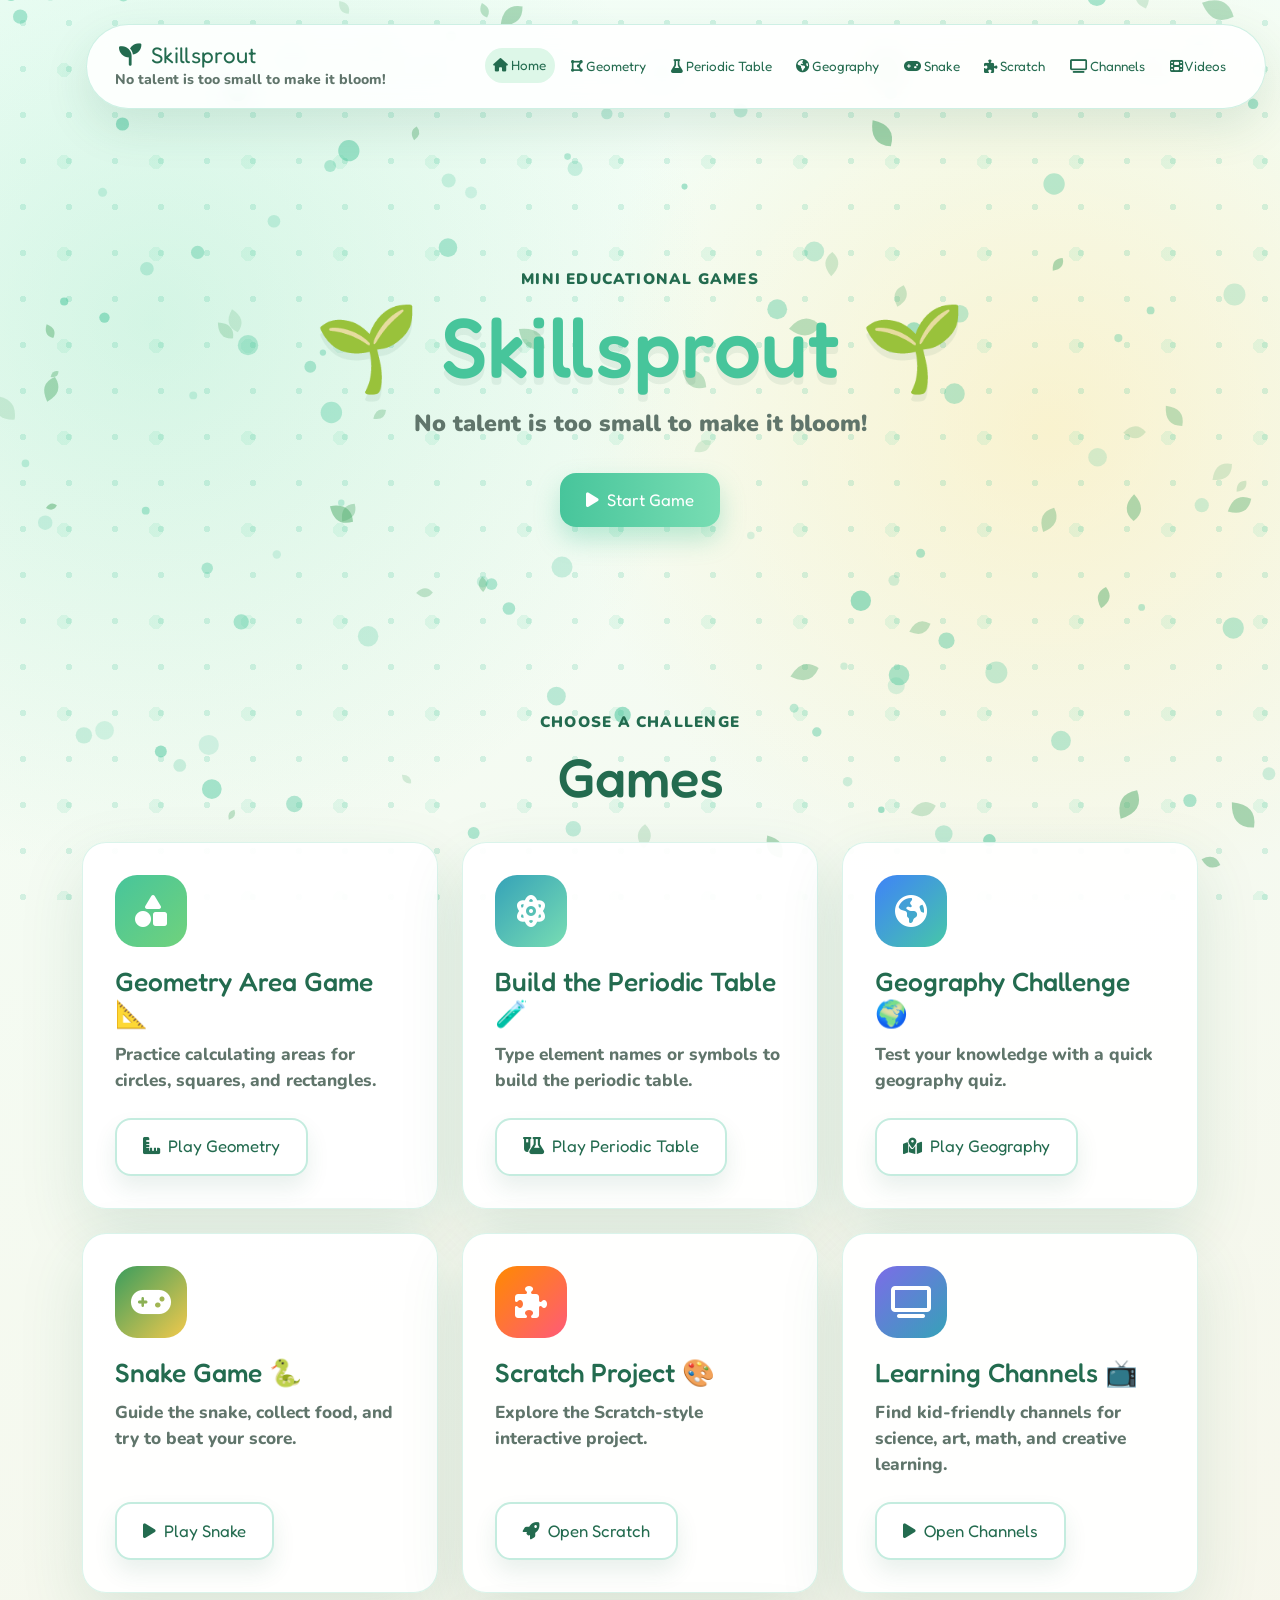
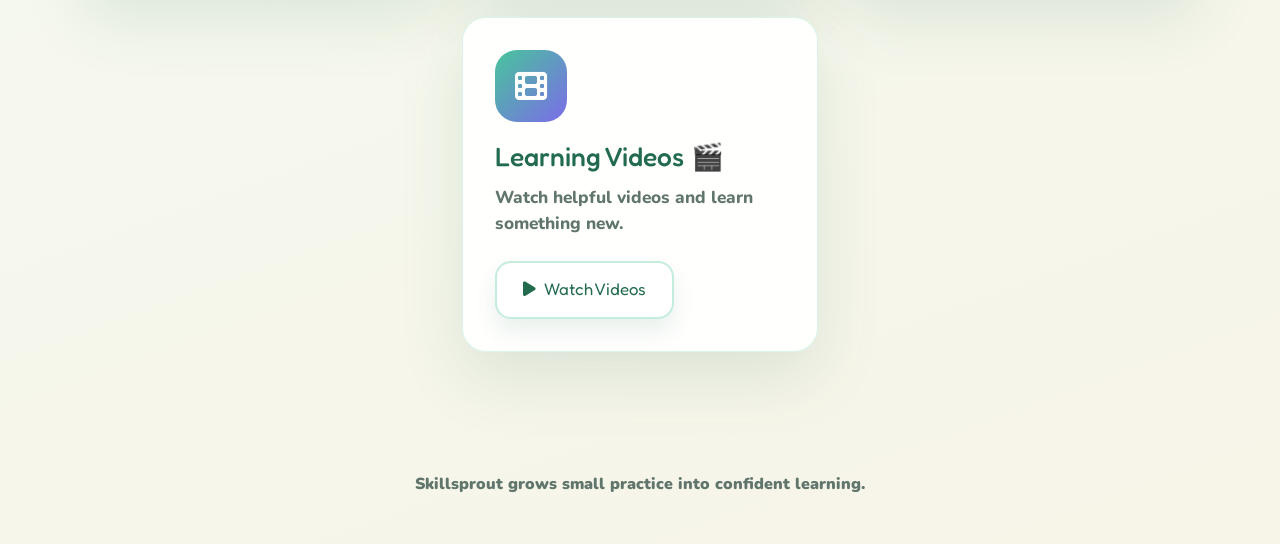
<file: index.html>
<!DOCTYPE html>
<html lang="en">

<head>
    <meta charset="UTF-8">
    <meta name="viewport" content="width=device-width, initial-scale=1.0">
    <title>Skillsprout</title>
    <link href="https://cdn.jsdelivr.net/npm/bootstrap@5.3.3/dist/css/bootstrap.min.css" rel="stylesheet">
    <link rel="stylesheet" href="https://cdnjs.cloudflare.com/ajax/libs/font-awesome/6.4.0/css/all.min.css">
    <link rel="stylesheet" href="styles.css?v=7">
</head>

<body class="skillsprout-page landing-page">
    <canvas id="bg" class="leafy-bg" aria-hidden="true"></canvas>

    <div class="page-layer">
        <div class="container position-relative z-3 px-3">
            <nav class="navbar navbar-expand-xl navbar-light floating-nav mt-4" aria-label="Main navigation">
                <div class="container-fluid">
                    <a class="navbar-brand d-flex flex-column" href="index.html">
                        <span class="school-brand"><i class="fa-solid fa-seedling mx-1"></i> Skillsprout</span>
                        <span class="school-subbrand">No talent is too small to make it bloom!</span>
                    </a>
                    <button class="navbar-toggler" type="button" data-bs-toggle="collapse" data-bs-target="#navMenu"
                        aria-controls="navMenu" aria-expanded="false" aria-label="Toggle navigation">
                        <span class="navbar-toggler-icon"></span>
                    </button>
                    <div class="collapse navbar-collapse justify-content-end" id="navMenu">
                        <div class="navbar-nav">
                            <a class="nav-link active" href="index.html"><i class="fa-solid fa-house"></i> Home</a>
                            <a class="nav-link" href="geometry.html"><i class="fa-solid fa-draw-polygon"></i>
                                Geometry</a>
                            <a class="nav-link" href="periodic.html"><i class="fa-solid fa-flask"></i> Periodic
                                Table</a>
                            <a class="nav-link" href="geography.html"><i class="fa-solid fa-earth-americas"></i>
                                Geography</a>
                            <a class="nav-link" href="snake.html"><i class="fa-solid fa-gamepad"></i> Snake</a>
                            <a class="nav-link" href="scratch.html"><i class="fa-solid fa-puzzle-piece"></i>
                                Scratch</a>
                            <a class="nav-link" href="page2.html"><i class="fa-solid fa-tv"></i> Channels</a>
                            <a class="nav-link" href="videos.html"><i class="fa-solid fa-film"></i> Videos</a>
                        </div>
                    </div>
                </div>
            </nav>
        </div>

        <main>
            <section class="skillsprout-hero text-center">
                <div class="container hero-inner">
                    <p class="hero-kicker">Mini educational games</p>
                    <h1 class="hero-title">🌱 Skillsprout 🌱</h1>
                    <p class="hero-subtitle">No talent is too small to make it bloom!</p>
                    <a href="#games" class="sprout-btn sprout-btn-primary">
                        <i class="fa-solid fa-play"></i>
                        Start Game
                    </a>
                </div>
            </section>

            <section id="games" class="games-section" aria-labelledby="games-title">
                <div class="container">
                    <div class="section-heading text-center">
                        <p class="hero-kicker">Choose a challenge</p>
                        <h2 id="games-title" class="section-title">Games</h2>
                    </div>

                    <div class="row g-4 justify-content-center">
                        <div class="col-12 col-md-6 col-xl-4">
                            <article class="sprout-card game-card h-100">
                                <div class="game-icon geometry-icon" aria-hidden="true">
                                    <i class="fa-solid fa-shapes"></i>
                                </div>
                                <h3>Geometry Area Game 📐</h3>
                                <p>Practice calculating areas for circles, squares, and rectangles.</p>
                                <a href="geometry.html" class="sprout-btn sprout-btn-secondary">
                                    <i class="fa-solid fa-ruler-combined"></i>
                                    Play Geometry
                                </a>
                            </article>
                        </div>

                        <div class="col-12 col-md-6 col-xl-4">
                            <article class="sprout-card game-card h-100">
                                <div class="game-icon periodic-icon" aria-hidden="true">
                                    <i class="fa-solid fa-atom"></i>
                                </div>
                                <h3>Build the Periodic Table 🧪</h3>
                                <p>Type element names or symbols to build the periodic table.</p>
                                <a href="periodic.html" class="sprout-btn sprout-btn-secondary">
                                    <i class="fa-solid fa-flask-vial"></i>
                                    Play Periodic Table
                                </a>
                            </article>
                        </div>

                        <div class="col-12 col-md-6 col-xl-4">
                            <article class="sprout-card game-card h-100">
                                <div class="game-icon geography-icon" aria-hidden="true">
                                    <i class="fa-solid fa-earth-americas"></i>
                                </div>
                                <h3>Geography Challenge 🌍</h3>
                                <p>Test your knowledge with a quick geography quiz.</p>
                                <a href="geography.html" class="sprout-btn sprout-btn-secondary">
                                    <i class="fa-solid fa-map-location-dot"></i>
                                    Play Geography
                                </a>
                            </article>
                        </div>

                        <div class="col-12 col-md-6 col-xl-4">
                            <article class="sprout-card game-card h-100">
                                <div class="game-icon snake-icon" aria-hidden="true">
                                    <i class="fa-solid fa-gamepad"></i>
                                </div>
                                <h3>Snake Game 🐍</h3>
                                <p>Guide the snake, collect food, and try to beat your score.</p>
                                <a href="snake.html" class="sprout-btn sprout-btn-secondary">
                                    <i class="fa-solid fa-play"></i>
                                    Play Snake
                                </a>
                            </article>
                        </div>

                        <div class="col-12 col-md-6 col-xl-4">
                            <article class="sprout-card game-card h-100">
                                <div class="game-icon scratch-icon" aria-hidden="true">
                                    <i class="fa-solid fa-puzzle-piece"></i>
                                </div>
                                <h3>Scratch Project 🎨</h3>
                                <p>Explore the Scratch-style interactive project.</p>
                                <a href="scratch.html" class="sprout-btn sprout-btn-secondary">
                                    <i class="fa-solid fa-rocket"></i>
                                    Open Scratch
                                </a>
                            </article>
                        </div>

                        <div class="col-12 col-md-6 col-xl-4">
                            <article class="sprout-card game-card h-100">
                                <div class="game-icon channels-icon" aria-hidden="true">
                                    <i class="fa-solid fa-tv"></i>
                                </div>
                                <h3>Learning Channels 📺</h3>
                                <p>Find kid-friendly channels for science, art, math, and creative learning.</p>
                                <a href="page2.html" class="sprout-btn sprout-btn-secondary">
                                    <i class="fa-solid fa-play"></i>
                                    Open Channels
                                </a>
                            </article>
                        </div>

                        <div class="col-12 col-md-6 col-xl-4">
                            <article class="sprout-card game-card h-100">
                                <div class="game-icon videos-icon" aria-hidden="true">
                                    <i class="fa-solid fa-film"></i>
                                </div>
                                <h3>Learning Videos 🎬</h3>
                                <p>Watch helpful videos and learn something new.</p>
                                <a href="videos.html" class="sprout-btn sprout-btn-secondary">
                                    <i class="fa-solid fa-play"></i>
                                    Watch Videos
                                </a>
                            </article>
                        </div>
                    </div>
                </div>
            </section>
        </main>

        <footer class="sprout-footer text-center">
            <div class="container">
                <p class="mb-0">Skillsprout grows small practice into confident learning.</p>
            </div>
        </footer>
    </div>

    <script>
        const canvas = document.getElementById("bg");
        const ctx = canvas.getContext("2d");
        let width = 0;
        let height = 0;

        function resize() {
            width = window.innerWidth;
            height = window.innerHeight;
            canvas.width = width;
            canvas.height = height;
        }

        resize();
        window.addEventListener("resize", resize);

        class Bubble {
            constructor() {
                this.reset(true);
            }

            reset(randomY) {
                this.x = Math.random() * width;
                this.y = randomY ? Math.random() * height : height + Math.random() * 180;
                this.r = 3 + Math.random() * 8;
                this.vy = 0.25 + Math.random() * 0.75;
                this.vx = (Math.random() - 0.5) * 0.35;
                this.a = 0.18 + Math.random() * 0.35;
                this.isLeaf = Math.random() > 0.68;
                this.rotation = Math.random() * Math.PI;
                this.spin = (Math.random() - 0.5) * 0.01;
            }

            update() {
                this.y -= this.vy;
                this.x += this.vx;
                this.rotation += this.spin;

                if (this.y < -24 || this.x < -40 || this.x > width + 40) {
                    this.reset(false);
                }
            }

            drawLeaf() {
                ctx.save();
                ctx.translate(this.x, this.y);
                ctx.rotate(this.rotation);
                ctx.beginPath();
                ctx.moveTo(0, -this.r * 1.6);
                ctx.quadraticCurveTo(this.r * 1.7, -this.r * 0.2, 0, this.r * 1.6);
                ctx.quadraticCurveTo(-this.r * 1.7, -this.r * 0.2, 0, -this.r * 1.6);
                ctx.fillStyle = `rgba(77, 170, 105, ${this.a})`;
                ctx.fill();
                ctx.restore();
            }

            drawBubble() {
                ctx.beginPath();
                ctx.arc(this.x, this.y, this.r, 0, Math.PI * 2);
                ctx.fillStyle = `rgba(71, 197, 155, ${this.a})`;
                ctx.fill();
            }

            draw() {
                if (this.isLeaf) {
                    this.drawLeaf();
                    return;
                }

                this.drawBubble();
            }
        }

        const bubbleCount = window.matchMedia("(max-width: 600px)").matches ? 75 : 140;
        const bubbles = Array.from({ length: bubbleCount }, () => new Bubble());
        const reduceMotion = window.matchMedia("(prefers-reduced-motion: reduce)").matches;

        function animate() {
            ctx.clearRect(0, 0, width, height);
            bubbles.forEach((bubble) => {
                if (!reduceMotion) {
                    bubble.update();
                }
                bubble.draw();
            });

            if (!reduceMotion) {
                requestAnimationFrame(animate);
            }
        }

        animate();
    </script>
    <script src="https://cdn.jsdelivr.net/npm/bootstrap@5.3.3/dist/js/bootstrap.bundle.min.js"></script>
</body>

</html>
</file>
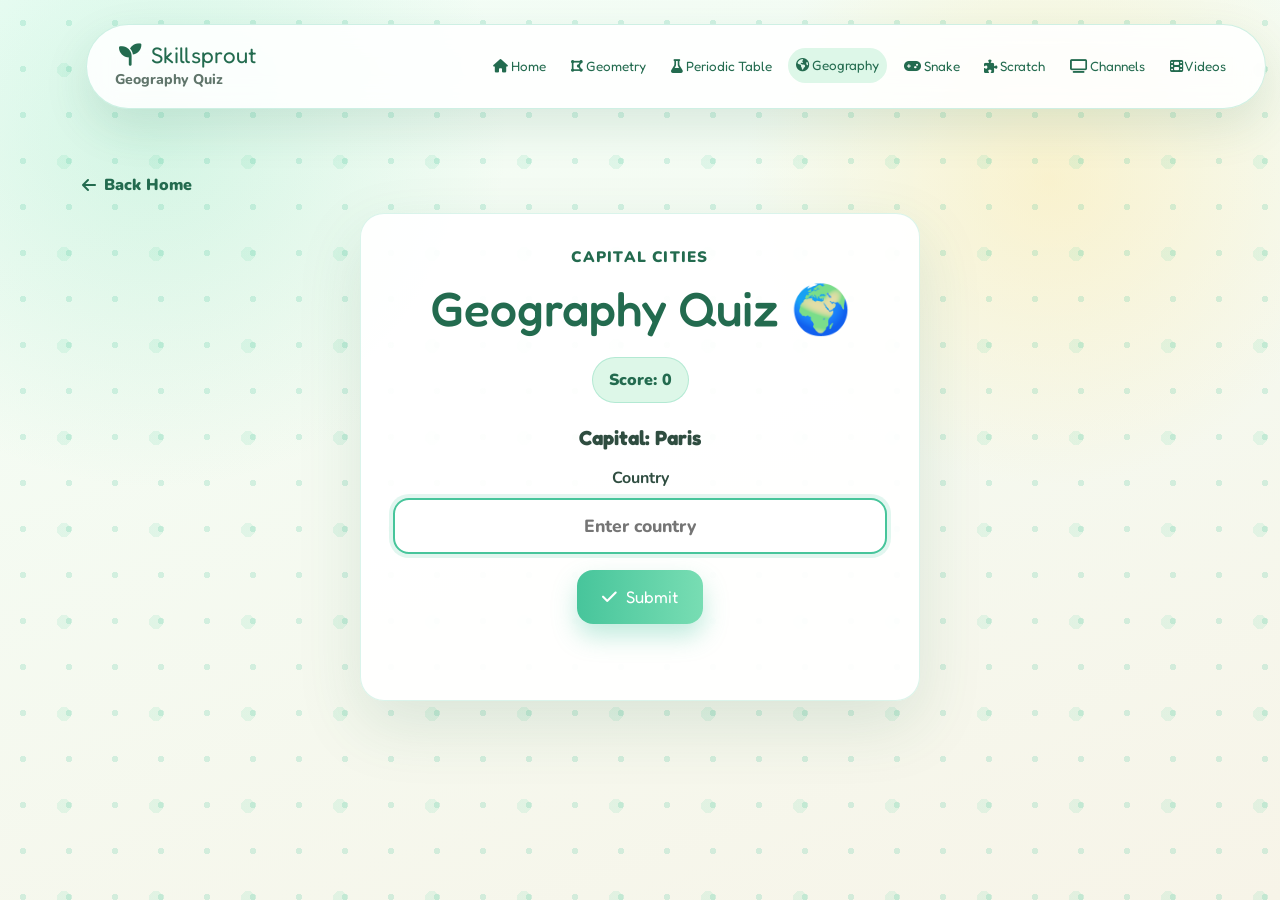
<file: geography.html>
<!DOCTYPE html>
<html lang="en">

<head>
    <meta charset="UTF-8">
    <meta name="viewport" content="width=device-width, initial-scale=1.0">
    <title>Geography Quiz | Skillsprout</title>
    <link href="https://cdn.jsdelivr.net/npm/bootstrap@5.3.3/dist/css/bootstrap.min.css" rel="stylesheet">
    <link rel="stylesheet" href="https://cdnjs.cloudflare.com/ajax/libs/font-awesome/6.4.0/css/all.min.css">
    <link rel="stylesheet" href="styles.css?v=7">
</head>

<body class="skillsprout-page game-page">
    <div class="container position-relative z-3 px-3">
        <nav class="navbar navbar-expand-xl navbar-light floating-nav mt-4" aria-label="Main navigation">
            <div class="container-fluid">
                <a class="navbar-brand d-flex flex-column" href="index.html">
                    <span class="school-brand"><i class="fa-solid fa-seedling mx-1"></i> Skillsprout</span>
                    <span class="school-subbrand">Geography Quiz</span>
                </a>
                <button class="navbar-toggler" type="button" data-bs-toggle="collapse" data-bs-target="#navMenu"
                    aria-controls="navMenu" aria-expanded="false" aria-label="Toggle navigation">
                    <span class="navbar-toggler-icon"></span>
                </button>
                <div class="collapse navbar-collapse justify-content-end" id="navMenu">
                    <div class="navbar-nav">
                        <a class="nav-link" href="index.html"><i class="fa-solid fa-house"></i> Home</a>
                        <a class="nav-link" href="geometry.html"><i class="fa-solid fa-draw-polygon"></i> Geometry</a>
                        <a class="nav-link" href="periodic.html"><i class="fa-solid fa-flask"></i> Periodic Table</a>
                        <a class="nav-link active" href="geography.html"><i class="fa-solid fa-earth-americas"></i>
                            Geography</a>
                        <a class="nav-link" href="snake.html"><i class="fa-solid fa-gamepad"></i> Snake</a>
                        <a class="nav-link" href="scratch.html"><i class="fa-solid fa-puzzle-piece"></i> Scratch</a>
                        <a class="nav-link" href="page2.html"><i class="fa-solid fa-tv"></i> Channels</a>
                        <a class="nav-link" href="videos.html"><i class="fa-solid fa-film"></i> Videos</a>
                    </div>
                </div>
            </div>
        </nav>
    </div>

    <main class="game-main">
        <div class="container">
            <a class="back-link" href="index.html"><i class="fa-solid fa-arrow-left"></i> Back Home</a>

            <section class="sprout-card game-shell text-center" aria-labelledby="geography-title">
                <p class="hero-kicker">Capital cities</p>
                <h1 id="geography-title" class="game-title">Geography Quiz 🌍</h1>

                <div id="score" class="score-pill">Score: 0</div>
                <h2 id="question" class="question-text">Loading...</h2>

                <label class="form-label fw-bold" for="answer">Country</label>
                <input type="text" id="answer" class="sprout-input" placeholder="Enter country" autocomplete="off">

                <div class="game-actions">
                    <button class="sprout-btn sprout-btn-primary" type="button" onclick="submitAnswer()">
                        <i class="fa-solid fa-check"></i>
                        Submit
                    </button>
                </div>

                <div id="feedback" class="feedback-message" aria-live="polite"></div>
            </section>
        </div>
    </main>

    <script>
        const questions = [
            ["Washington, D.C.", "United States"],
            ["Beijing", "China"],
            ["Moscow", "Russia"],
            ["London", "United Kingdom"],
            ["Berlin", "Germany"],
            ["Paris", "France"],
            ["Tokyo", "Japan"],
            ["New Delhi", "India"],
            ["Brasília", "Brazil"],
            ["Ottawa", "Canada"],
            ["Canberra", "Australia"],
            ["Rome", "Italy"],
            ["Madrid", "Spain"],
            ["Seoul", "South Korea"],
            ["Pretoria", "South Africa"],
            ["Riyadh", "Saudi Arabia"],
            ["Abu Dhabi", "United Arab Emirates"],
            ["Doha", "Qatar"],
            ["Kuwait City", "Kuwait"],
            ["Manama", "Bahrain"],
            ["Muscat", "Oman"],
            ["Cairo", "Egypt"],
            ["Amman", "Jordan"],
            ["Beirut", "Lebanon"],
            ["Damascus", "Syria"],
            ["Rabat", "Morocco"],
            ["Algiers", "Algeria"],
            ["Tunis", "Tunisia"],
            ["Khartoum", "Sudan"]
        ];

        let current;
        let score = 0;
        let waitingForNext = false;

        function newQuestion() {
            current = questions[Math.floor(Math.random() * questions.length)];
            document.getElementById("question").innerText = "Capital: " + current[0];
            document.getElementById("answer").value = "";
            document.getElementById("answer").focus();
            waitingForNext = false;
        }

        function submitAnswer() {
            if (waitingForNext) {
                return;
            }

            const input = document.getElementById("answer").value.trim().toLowerCase();
            const correct = current[1].toLowerCase();
            const feedback = document.getElementById("feedback");

            waitingForNext = true;

            if (input === correct) {
                score++;
                feedback.innerText = "Correct ✅";
                feedback.className = "feedback-message feedback-good";
            } else {
                feedback.innerText = "Wrong ❌ (" + current[1] + ")";
                feedback.className = "feedback-message feedback-bad";
            }

            document.getElementById("score").innerText = "Score: " + score;

            setTimeout(() => {
                feedback.innerText = "";
                feedback.className = "feedback-message";
                newQuestion();
            }, 1000);
        }

        document.getElementById("answer").addEventListener("keydown", function (e) {
            if (e.key === "Enter") {
                submitAnswer();
            }
        });

        newQuestion();
    </script>
    <script src="https://cdn.jsdelivr.net/npm/bootstrap@5.3.3/dist/js/bootstrap.bundle.min.js"></script>
</body>

</html>
</file>
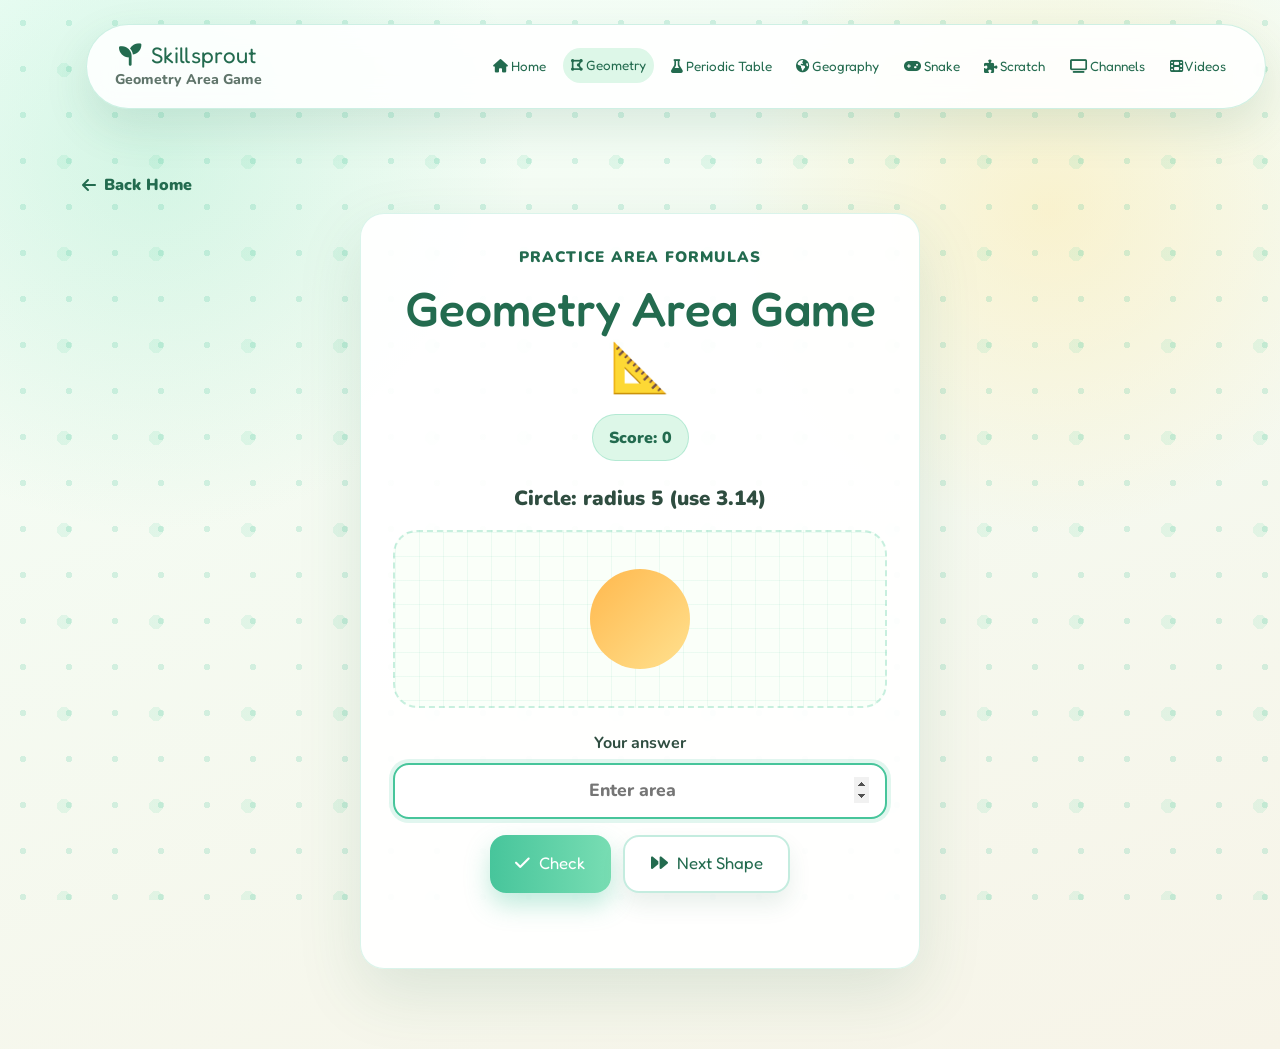
<file: geometry.html>
<!DOCTYPE html>
<html lang="en">

<head>
    <meta charset="UTF-8">
    <meta name="viewport" content="width=device-width, initial-scale=1.0">
    <title>Geometry Area Game | Skillsprout</title>
    <link href="https://cdn.jsdelivr.net/npm/bootstrap@5.3.3/dist/css/bootstrap.min.css" rel="stylesheet">
    <link rel="stylesheet" href="https://cdnjs.cloudflare.com/ajax/libs/font-awesome/6.4.0/css/all.min.css">
    <link rel="stylesheet" href="styles.css?v=7">
</head>

<body class="skillsprout-page game-page">
    <div class="container position-relative z-3 px-3">
        <nav class="navbar navbar-expand-xl navbar-light floating-nav mt-4" aria-label="Main navigation">
            <div class="container-fluid">
                <a class="navbar-brand d-flex flex-column" href="index.html">
                    <span class="school-brand"><i class="fa-solid fa-seedling mx-1"></i> Skillsprout</span>
                    <span class="school-subbrand">Geometry Area Game</span>
                </a>
                <button class="navbar-toggler" type="button" data-bs-toggle="collapse" data-bs-target="#navMenu"
                    aria-controls="navMenu" aria-expanded="false" aria-label="Toggle navigation">
                    <span class="navbar-toggler-icon"></span>
                </button>
                <div class="collapse navbar-collapse justify-content-end" id="navMenu">
                    <div class="navbar-nav">
                        <a class="nav-link" href="index.html"><i class="fa-solid fa-house"></i> Home</a>
                        <a class="nav-link active" href="geometry.html"><i class="fa-solid fa-draw-polygon"></i>
                            Geometry</a>
                        <a class="nav-link" href="periodic.html"><i class="fa-solid fa-flask"></i> Periodic Table</a>
                        <a class="nav-link" href="geography.html"><i class="fa-solid fa-earth-americas"></i>
                            Geography</a>
                        <a class="nav-link" href="snake.html"><i class="fa-solid fa-gamepad"></i> Snake</a>
                        <a class="nav-link" href="scratch.html"><i class="fa-solid fa-puzzle-piece"></i> Scratch</a>
                        <a class="nav-link" href="page2.html"><i class="fa-solid fa-tv"></i> Channels</a>
                        <a class="nav-link" href="videos.html"><i class="fa-solid fa-film"></i> Videos</a>
                    </div>
                </div>
            </div>
        </nav>
    </div>

    <main class="game-main">
        <div class="container">
            <a class="back-link" href="index.html"><i class="fa-solid fa-arrow-left"></i> Back Home</a>

            <section class="sprout-card game-shell geometry-shell text-center" aria-labelledby="geometry-title">
                <p class="hero-kicker">Practice area formulas</p>
                <h1 id="geometry-title" class="game-title">Geometry Area Game 📐</h1>

                <div class="score-pill" id="score">Score: 0</div>

                <p id="question" class="question-text"></p>

                <div class="shape-stage" aria-live="polite">
                    <div id="shapeBox" class="shape"></div>
                </div>

                <label class="form-label fw-bold" for="answer">Your answer</label>
                <input type="number" id="answer" class="sprout-input" placeholder="Enter area" step="0.01">

                <div class="game-actions">
                    <button class="sprout-btn sprout-btn-primary" type="button" onclick="check()">
                        <i class="fa-solid fa-check"></i>
                        Check
                    </button>
                    <button class="sprout-btn sprout-btn-secondary" type="button" onclick="next()">
                        <i class="fa-solid fa-forward"></i>
                        Next Shape
                    </button>
                </div>

                <p id="result" class="feedback-message" aria-live="polite"></p>
            </section>
        </div>
    </main>

    <script>
        let score = 0;
        let correct = 0;
        let currentShape = "";
        let answeredCorrectly = false;

        let shapes = ["rectangle", "square", "circle"];

        function next() {
            let shape = shapes[Math.floor(Math.random() * shapes.length)];
            let box = document.getElementById("shapeBox");

            document.getElementById("result").innerText = "";
            document.getElementById("result").className = "feedback-message";
            document.getElementById("answer").value = "";
            answeredCorrectly = false;
            currentShape = shape;

            if (shape === "rectangle") {
                let l = 10;
                let w = 6;
                correct = l * w;

                box.className = "shape rectangle";
                document.getElementById("question").innerText =
                    "Rectangle: length 10, width 6";
            }

            else if (shape === "square") {
                let s = 8;
                correct = s * s;

                box.className = "shape square";
                document.getElementById("question").innerText =
                    "Square: side 8";
            }

            else {
                let r = 5;
                correct = Number((3.14 * r * r).toFixed(2));

                box.className = "shape circle";
                document.getElementById("question").innerText =
                    "Circle: radius 5 (use 3.14)";
            }

            document.getElementById("answer").focus();
        }

        function check() {
            let result = document.getElementById("result");
            let answerEl = document.getElementById("answer");
            let rawAnswer = answerEl.value.trim();
            let user = Number(rawAnswer);

            if (rawAnswer === "" || Number.isNaN(user)) {
                result.innerText = "Enter an area first.";
                result.className = "feedback-message feedback-warn";
                return;
            }

            let isCorrect = currentShape === "circle"
                ? Math.abs(user - correct) <= 0.01
                : user === correct;

            if (isCorrect) {
                result.innerText = "Correct 🎉";
                result.className = "feedback-message feedback-good";

                if (!answeredCorrectly) {
                    score++;
                    answeredCorrectly = true;
                }
            } else {
                result.innerText = "Wrong ❌ Answer: " + correct;
                result.className = "feedback-message feedback-bad";
            }

            document.getElementById("score").innerText = "Score: " + score;
        }

        document.getElementById("answer").addEventListener("keydown", function (e) {
            if (e.key === "Enter") {
                check();
            }
        });

        next();
    </script>
    <script src="https://cdn.jsdelivr.net/npm/bootstrap@5.3.3/dist/js/bootstrap.bundle.min.js"></script>
</body>

</html>
</file>
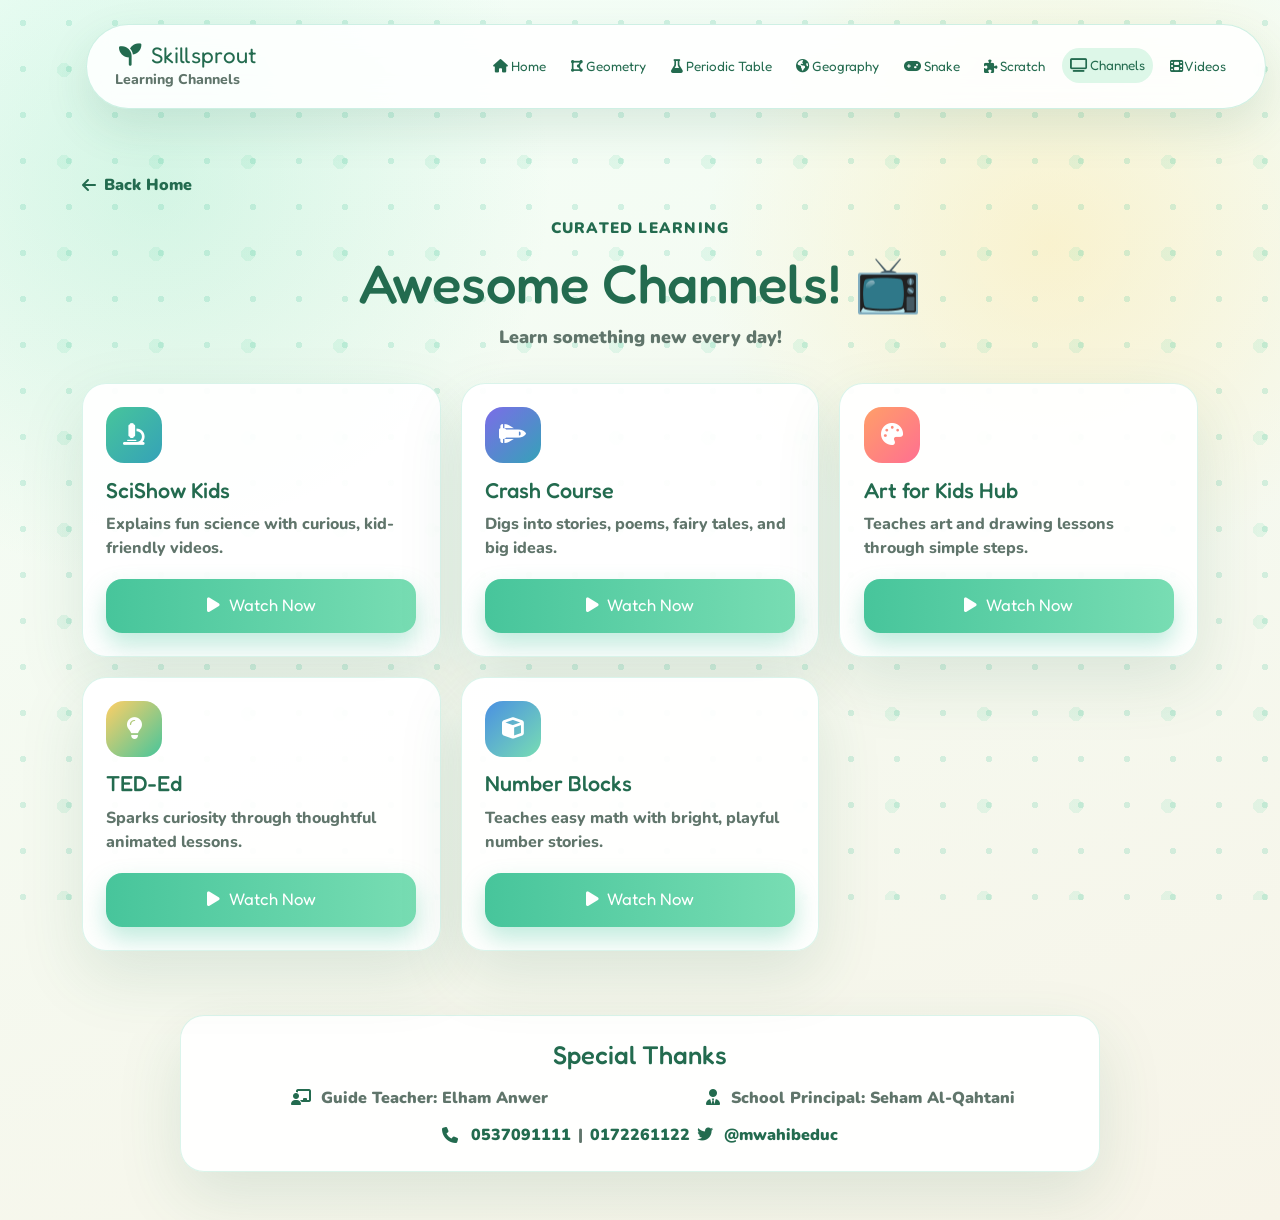
<file: page2.html>
<!DOCTYPE html>
<html lang="en">

<head>
    <meta charset="UTF-8">
    <meta name="viewport" content="width=device-width, initial-scale=1.0">
    <title>Learning Channels | Skillsprout</title>
    <link href="https://cdn.jsdelivr.net/npm/bootstrap@5.3.3/dist/css/bootstrap.min.css" rel="stylesheet">
    <link rel="stylesheet" href="https://cdnjs.cloudflare.com/ajax/libs/font-awesome/6.4.0/css/all.min.css">
    <link rel="stylesheet" href="styles.css?v=7">
</head>

<body class="skillsprout-page legacy-page">

    <!-- Unified Organic Navbar -->
    <div class="container position-relative z-3 px-3">
        <nav class="navbar navbar-expand-xl navbar-light floating-nav mt-4" aria-label="Main navigation">
            <div class="container-fluid">
                <a class="navbar-brand d-flex flex-column" href="index.html">
                    <span class="school-brand"><i class="fa-solid fa-seedling mx-1"></i> Skillsprout</span>
                    <span class="school-subbrand">Learning Channels</span>
                </a>
                <button class="navbar-toggler" type="button" data-bs-toggle="collapse" data-bs-target="#navMenu"
                    aria-controls="navMenu" aria-expanded="false" aria-label="Toggle navigation">
                    <span class="navbar-toggler-icon"></span>
                </button>
                <div class="collapse navbar-collapse justify-content-end" id="navMenu">
                    <div class="navbar-nav">
                        <a class="nav-link" href="index.html"><i class="fa-solid fa-house"></i> Home</a>
                        <a class="nav-link" href="geometry.html"><i class="fa-solid fa-draw-polygon"></i> Geometry</a>
                        <a class="nav-link" href="periodic.html"><i class="fa-solid fa-flask"></i> Periodic Table</a>
                        <a class="nav-link" href="geography.html"><i class="fa-solid fa-earth-americas"></i>
                            Geography</a>
                        <a class="nav-link" href="snake.html"><i class="fa-solid fa-gamepad"></i> Snake</a>
                        <a class="nav-link" href="scratch.html"><i class="fa-solid fa-puzzle-piece"></i> Scratch</a>
                        <a class="nav-link active" href="page2.html"><i class="fa-solid fa-tv"></i> Channels</a>
                        <a class="nav-link" href="videos.html"><i class="fa-solid fa-film"></i> Videos</a>
                    </div>
                </div>
            </div>
        </nav>
    </div>

    <main class="content-main">
        <div class="container">
            <a class="back-link" href="index.html"><i class="fa-solid fa-arrow-left"></i> Back Home</a>

            <section class="page-header text-center">
                <p class="hero-kicker">Curated learning</p>
                <h1 class="section-title">Awesome Channels! 📺</h1>
                <p class="page-subtitle">Learn something new every day!</p>
            </section>

            <section class="channel-grid" aria-label="Learning channels">
                <article class="sprout-card channel-card">
                    <div class="channel-icon science-icon"><i class="fa-solid fa-microscope"></i></div>
                    <h2>SciShow Kids</h2>
                    <p>Explains fun science with curious, kid-friendly videos.</p>
                    <a href="https://www.youtube.com/@SciShowKids" target="_blank" rel="noopener"
                        class="sprout-btn sprout-btn-primary"><i class="fa-solid fa-play"></i> Watch Now</a>
                </article>

                <article class="sprout-card channel-card">
                    <div class="channel-icon stories-icon"><i class="fa-solid fa-shuttle-space"></i></div>
                    <h2>Crash Course</h2>
                    <p>Digs into stories, poems, fairy tales, and big ideas.</p>
                    <a href="https://www.youtube.com/@crashcoursekids" target="_blank" rel="noopener"
                        class="sprout-btn sprout-btn-primary"><i class="fa-solid fa-play"></i> Watch Now</a>
                </article>

                <article class="sprout-card channel-card">
                    <div class="channel-icon art-icon"><i class="fa-solid fa-palette"></i></div>
                    <h2>Art for Kids Hub</h2>
                    <p>Teaches art and drawing lessons through simple steps.</p>
                    <a href="https://www.youtube.com/@artforkidshub" target="_blank" rel="noopener"
                        class="sprout-btn sprout-btn-primary"><i class="fa-solid fa-play"></i> Watch Now</a>
                </article>

                <article class="sprout-card channel-card">
                    <div class="channel-icon idea-icon"><i class="fa-solid fa-lightbulb"></i></div>
                    <h2>TED-Ed</h2>
                    <p>Sparks curiosity through thoughtful animated lessons.</p>
                    <a href="https://www.youtube.com/@TEDEd" target="_blank" rel="noopener"
                        class="sprout-btn sprout-btn-primary"><i class="fa-solid fa-play"></i> Watch Now</a>
                </article>

                <article class="sprout-card channel-card">
                    <div class="channel-icon math-icon"><i class="fa-solid fa-cube"></i></div>
                    <h2>Number Blocks</h2>
                    <p>Teaches easy math with bright, playful number stories.</p>
                    <a href="https://www.youtube.com/channel/UCPlwvN0w4qFSP1FllALB92w" target="_blank" rel="noopener"
                        class="sprout-btn sprout-btn-primary"><i class="fa-solid fa-play"></i> Watch Now</a>
                </article>
            </section>
        </div>
    </main>

    <footer class="sprout-footer sprout-footer-panel text-center">
        <div class="container">
            <div class="sprout-card acknowledgement-card">
                <h2 class="section-title-small">Special Thanks</h2>
                <div class="thanks-grid">
                    <p><i class="fa-solid fa-chalkboard-user"></i> Guide Teacher: <strong>Elham Anwer</strong></p>
                    <p><i class="fa-solid fa-user-tie"></i> School Principal: <strong>Seham Al-Qahtani</strong></p>
                </div>
                <p class="contact-line">
                    <i class="fa-solid fa-phone"></i>
                    <a href="tel:0537091111">0537091111</a> |
                    <a href="tel:0172261122">0172261122</a>
                    <span><i class="fa-brands fa-twitter"></i> <a href="https://twitter.com/mwahibeduc"
                            target="_blank" rel="noopener">@mwahibeduc</a></span>
                </p>
            </div>
        </div>
    </footer>

    <!-- Bootstrap JS -->
    <script src="https://cdn.jsdelivr.net/npm/bootstrap@5.3.3/dist/js/bootstrap.bundle.min.js"></script>
</body>

</html>
</file>
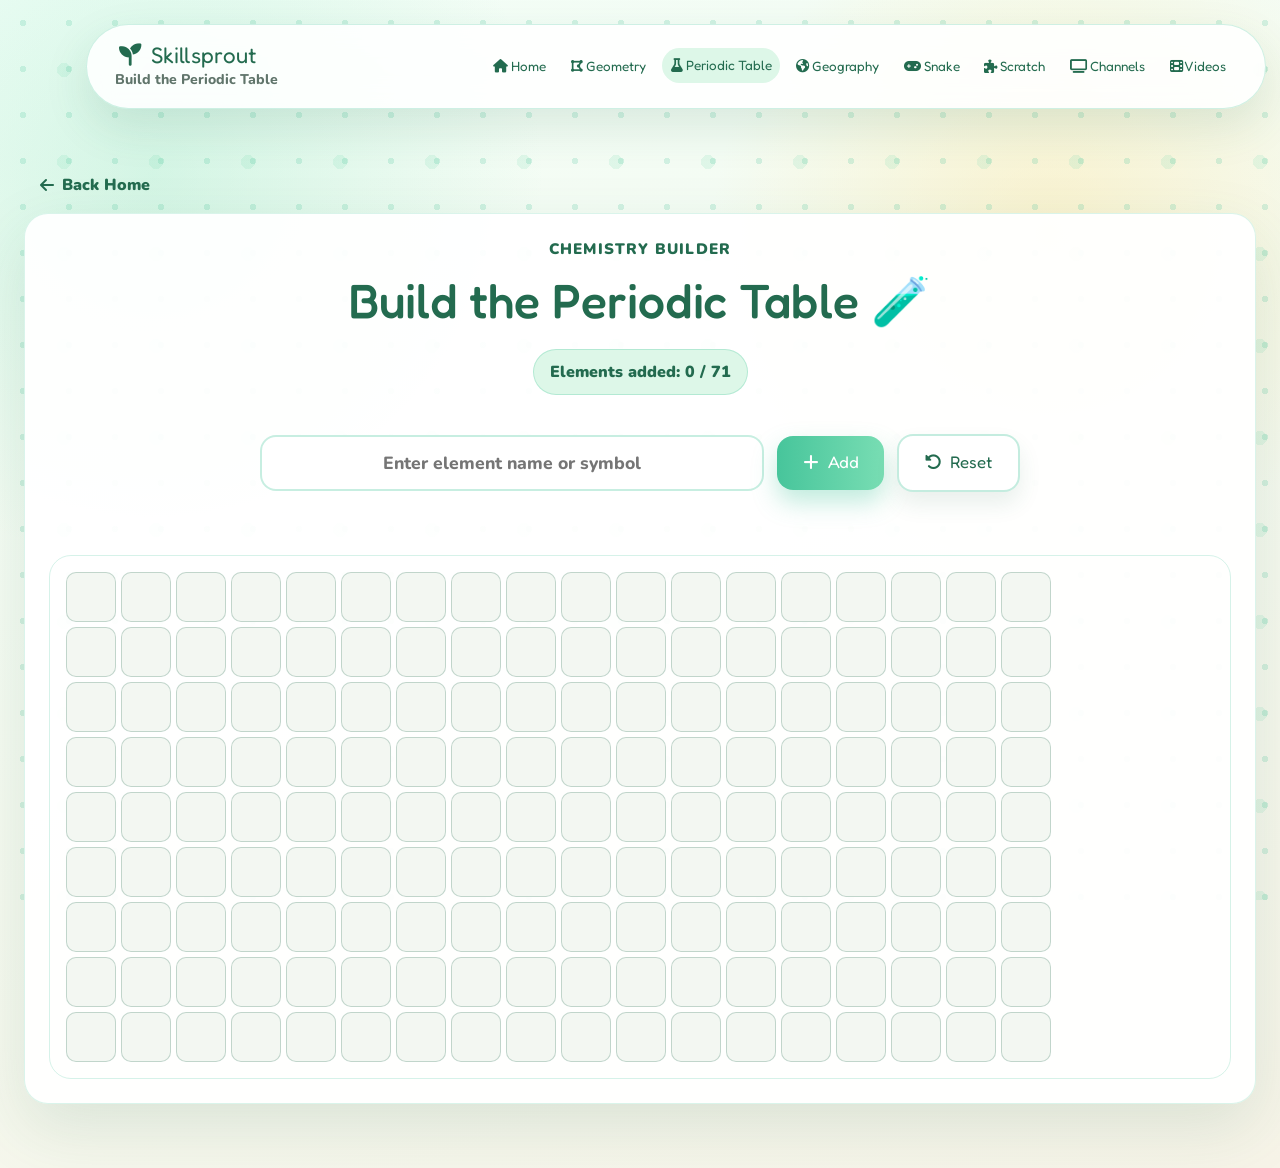
<file: periodic.html>
<!DOCTYPE html>
<html lang="en">

<head>
    <meta charset="UTF-8">
    <meta name="viewport" content="width=device-width, initial-scale=1.0">
    <title>Build the Periodic Table | Skillsprout</title>
    <link href="https://cdn.jsdelivr.net/npm/bootstrap@5.3.3/dist/css/bootstrap.min.css" rel="stylesheet">
    <link rel="stylesheet" href="https://cdnjs.cloudflare.com/ajax/libs/font-awesome/6.4.0/css/all.min.css">
    <link rel="stylesheet" href="styles.css?v=7">
</head>

<body class="skillsprout-page game-page">
    <div class="container position-relative z-3 px-3">
        <nav class="navbar navbar-expand-xl navbar-light floating-nav mt-4" aria-label="Main navigation">
            <div class="container-fluid">
                <a class="navbar-brand d-flex flex-column" href="index.html">
                    <span class="school-brand"><i class="fa-solid fa-seedling mx-1"></i> Skillsprout</span>
                    <span class="school-subbrand">Build the Periodic Table</span>
                </a>
                <button class="navbar-toggler" type="button" data-bs-toggle="collapse" data-bs-target="#navMenu"
                    aria-controls="navMenu" aria-expanded="false" aria-label="Toggle navigation">
                    <span class="navbar-toggler-icon"></span>
                </button>
                <div class="collapse navbar-collapse justify-content-end" id="navMenu">
                    <div class="navbar-nav">
                        <a class="nav-link" href="index.html"><i class="fa-solid fa-house"></i> Home</a>
                        <a class="nav-link" href="geometry.html"><i class="fa-solid fa-draw-polygon"></i> Geometry</a>
                        <a class="nav-link active" href="periodic.html"><i class="fa-solid fa-flask"></i> Periodic
                            Table</a>
                        <a class="nav-link" href="geography.html"><i class="fa-solid fa-earth-americas"></i>
                            Geography</a>
                        <a class="nav-link" href="snake.html"><i class="fa-solid fa-gamepad"></i> Snake</a>
                        <a class="nav-link" href="scratch.html"><i class="fa-solid fa-puzzle-piece"></i> Scratch</a>
                        <a class="nav-link" href="page2.html"><i class="fa-solid fa-tv"></i> Channels</a>
                        <a class="nav-link" href="videos.html"><i class="fa-solid fa-film"></i> Videos</a>
                    </div>
                </div>
            </div>
        </nav>
    </div>

    <main class="game-main periodic-main">
        <div class="container-fluid px-3 px-lg-4">
            <a class="back-link periodic-back-link" href="index.html"><i class="fa-solid fa-arrow-left"></i> Back
                Home</a>

            <section class="sprout-card periodic-shell" aria-labelledby="periodic-title">
                <div class="periodic-header text-center">
                    <p class="hero-kicker">Chemistry builder</p>
                    <h1 id="periodic-title" class="game-title">Build the Periodic Table 🧪</h1>
                    <p id="elementCount" class="score-pill">Elements added: 0 / 71</p>
                </div>

                <div class="periodic-controls" role="search">
                    <label class="visually-hidden" for="input">Enter element</label>
                    <input type="text" id="input" class="sprout-input" placeholder="Enter element name or symbol"
                        autocomplete="off">
                    <button class="sprout-btn sprout-btn-primary" type="button" onclick="addElement()">
                        <i class="fa-solid fa-plus"></i>
                        Add
                    </button>
                    <button class="sprout-btn sprout-btn-secondary" type="button" onclick="resetTable()">
                        <i class="fa-solid fa-rotate-left"></i>
                        Reset
                    </button>
                </div>

                <p id="feedback" class="feedback-message text-center" aria-live="polite"></p>

                <div class="periodic-scroll" aria-label="Scrollable periodic table">
                    <div id="table"></div>
                </div>
            </section>
        </div>
    </main>

    <script>
        const elements = [
            // Period 1
            { symbol: "H", name: "Hydrogen", atomic: 1, row: 1, col: 1 },
            { symbol: "He", name: "Helium", atomic: 2, row: 1, col: 18 },

            // Period 2
            { symbol: "Li", name: "Lithium", atomic: 3, row: 2, col: 1 },
            { symbol: "Be", name: "Beryllium", atomic: 4, row: 2, col: 2 },
            { symbol: "B", name: "Boron", atomic: 5, row: 2, col: 13 },
            { symbol: "C", name: "Carbon", atomic: 6, row: 2, col: 14 },
            { symbol: "N", name: "Nitrogen", atomic: 7, row: 2, col: 15 },
            { symbol: "O", name: "Oxygen", atomic: 8, row: 2, col: 16 },
            { symbol: "F", name: "Fluorine", atomic: 9, row: 2, col: 17 },
            { symbol: "Ne", name: "Neon", atomic: 10, row: 2, col: 18 },

            // Period 3
            { symbol: "Na", name: "Sodium", atomic: 11, row: 3, col: 1 },
            { symbol: "Mg", name: "Magnesium", atomic: 12, row: 3, col: 2 },
            { symbol: "Al", name: "Aluminium", atomic: 13, row: 3, col: 13 },
            { symbol: "Si", name: "Silicon", atomic: 14, row: 3, col: 14 },
            { symbol: "P", name: "Phosphorus", atomic: 15, row: 3, col: 15 },
            { symbol: "S", name: "Sulfur", atomic: 16, row: 3, col: 16 },
            { symbol: "Cl", name: "Chlorine", atomic: 17, row: 3, col: 17 },
            { symbol: "Ar", name: "Argon", atomic: 18, row: 3, col: 18 },

            // Period 4
            { symbol: "K", name: "Potassium", atomic: 19, row: 4, col: 1 },
            { symbol: "Ca", name: "Calcium", atomic: 20, row: 4, col: 2 },
            { symbol: "Sc", name: "Scandium", atomic: 21, row: 4, col: 3 },
            { symbol: "Ti", name: "Titanium", atomic: 22, row: 4, col: 4 },
            { symbol: "V", name: "Vanadium", atomic: 23, row: 4, col: 5 },
            { symbol: "Cr", name: "Chromium", atomic: 24, row: 4, col: 6 },
            { symbol: "Mn", name: "Manganese", atomic: 25, row: 4, col: 7 },
            { symbol: "Fe", name: "Iron", atomic: 26, row: 4, col: 8 },
            { symbol: "Co", name: "Cobalt", atomic: 27, row: 4, col: 9 },
            { symbol: "Ni", name: "Nickel", atomic: 28, row: 4, col: 10 },
            { symbol: "Cu", name: "Copper", atomic: 29, row: 4, col: 11 },
            { symbol: "Zn", name: "Zinc", atomic: 30, row: 4, col: 12 },
            { symbol: "Ga", name: "Gallium", atomic: 31, row: 4, col: 13 },
            { symbol: "Ge", name: "Germanium", atomic: 32, row: 4, col: 14 },
            { symbol: "As", name: "Arsenic", atomic: 33, row: 4, col: 15 },
            { symbol: "Se", name: "Selenium", atomic: 34, row: 4, col: 16 },
            { symbol: "Br", name: "Bromine", atomic: 35, row: 4, col: 17 },
            { symbol: "Kr", name: "Krypton", atomic: 36, row: 4, col: 18 },

            // Period 5
            { symbol: "Rb", name: "Rubidium", atomic: 37, row: 5, col: 1 },
            { symbol: "Sr", name: "Strontium", atomic: 38, row: 5, col: 2 },
            { symbol: "Y", name: "Yttrium", atomic: 39, row: 5, col: 3 },
            { symbol: "Zr", name: "Zirconium", atomic: 40, row: 5, col: 4 },
            { symbol: "Nb", name: "Niobium", atomic: 41, row: 5, col: 5 },
            { symbol: "Mo", name: "Molybdenum", atomic: 42, row: 5, col: 6 },
            { symbol: "Tc", name: "Technetium", atomic: 43, row: 5, col: 7 },
            { symbol: "Ru", name: "Ruthenium", atomic: 44, row: 5, col: 8 },
            { symbol: "Rh", name: "Rhodium", atomic: 45, row: 5, col: 9 },
            { symbol: "Pd", name: "Palladium", atomic: 46, row: 5, col: 10 },
            { symbol: "Ag", name: "Silver", atomic: 47, row: 5, col: 11 },
            { symbol: "Cd", name: "Cadmium", atomic: 48, row: 5, col: 12 },
            { symbol: "In", name: "Indium", atomic: 49, row: 5, col: 13 },
            { symbol: "Sn", name: "Tin", atomic: 50, row: 5, col: 14 },
            { symbol: "Sb", name: "Antimony", atomic: 51, row: 5, col: 15 },
            { symbol: "Te", name: "Tellurium", atomic: 52, row: 5, col: 16 },
            { symbol: "I", name: "Iodine", atomic: 53, row: 5, col: 17 },
            { symbol: "Xe", name: "Xenon", atomic: 54, row: 5, col: 18 },

            // Period 6 (main row only)
            { symbol: "Cs", name: "Caesium", atomic: 55, row: 6, col: 1 },
            { symbol: "Ba", name: "Barium", atomic: 56, row: 6, col: 2 },
            { symbol: "Hf", name: "Hafnium", atomic: 72, row: 6, col: 4 },
            { symbol: "Ta", name: "Tantalum", atomic: 73, row: 6, col: 5 },
            { symbol: "W", name: "Tungsten", atomic: 74, row: 6, col: 6 },
            { symbol: "Re", name: "Rhenium", atomic: 75, row: 6, col: 7 },
            { symbol: "Os", name: "Osmium", atomic: 76, row: 6, col: 8 },
            { symbol: "Ir", name: "Iridium", atomic: 77, row: 6, col: 9 },
            { symbol: "Pt", name: "Platinum", atomic: 78, row: 6, col: 10 },
            { symbol: "Au", name: "Gold", atomic: 79, row: 6, col: 11 },
            { symbol: "Hg", name: "Mercury", atomic: 80, row: 6, col: 12 },
            { symbol: "Tl", name: "Thallium", atomic: 81, row: 6, col: 13 },
            { symbol: "Pb", name: "Lead", atomic: 82, row: 6, col: 14 },
            { symbol: "Bi", name: "Bismuth", atomic: 83, row: 6, col: 15 },
            { symbol: "Po", name: "Polonium", atomic: 84, row: 6, col: 16 },
            { symbol: "At", name: "Astatine", atomic: 85, row: 6, col: 17 },
            { symbol: "Rn", name: "Radon", atomic: 86, row: 6, col: 18 }
        ];

        const table = document.getElementById("table");
        const feedback = document.getElementById("feedback");
        const inputEl = document.getElementById("input");
        const elementCount = document.getElementById("elementCount");

        for (let row = 1; row <= 9; row++) {
            for (let col = 1; col <= 18; col++) {
                const cell = document.createElement("div");
                cell.className = "cell";
                cell.dataset.row = row;
                cell.dataset.col = col;
                table.appendChild(cell);
            }
        }

        function setFeedback(message, type) {
            feedback.innerText = message;
            feedback.className = "feedback-message text-center " + type;
        }

        function updateCount() {
            const added = document.querySelectorAll("#table .cell.filled").length;
            elementCount.innerText = "Elements added: " + added + " / " + elements.length;
        }

        function addElement() {
            const input = inputEl.value.toLowerCase().trim();

            if (!input) {
                setFeedback("Enter an element name or symbol.", "feedback-warn");
                return;
            }

            const el = elements.find(e =>
                e.name.toLowerCase() === input ||
                e.symbol.toLowerCase() === input
            );

            if (!el) {
                setFeedback("Element not found.", "feedback-bad");
                return;
            }

            const cell = document.querySelector(
                `[data-row="${el.row}"][data-col="${el.col}"]`
            );

            if (cell.innerHTML !== "") {
                setFeedback(el.name + " is already added.", "feedback-warn");
                inputEl.value = "";
                inputEl.focus();
                return;
            }

            cell.innerHTML = `
                <div class="atomic">${el.atomic}</div>
                <div class="symbol">${el.symbol}</div>
            `;

            cell.classList.add("filled");
            inputEl.value = "";
            inputEl.focus();
            updateCount();
            setFeedback("Added " + el.name + "!", "feedback-good");
        }

        function resetTable() {
            document.querySelectorAll("#table .cell").forEach((cell) => {
                cell.innerHTML = "";
                cell.classList.remove("filled");
            });

            inputEl.value = "";
            inputEl.focus();
            updateCount();
            setFeedback("Table reset. Start building again.", "feedback-warn");
        }

        inputEl.addEventListener("keypress", function (e) {
            if (e.key === "Enter") {
                addElement();
            }
        });

        updateCount();
    </script>
    <script src="https://cdn.jsdelivr.net/npm/bootstrap@5.3.3/dist/js/bootstrap.bundle.min.js"></script>
</body>

</html>
</file>
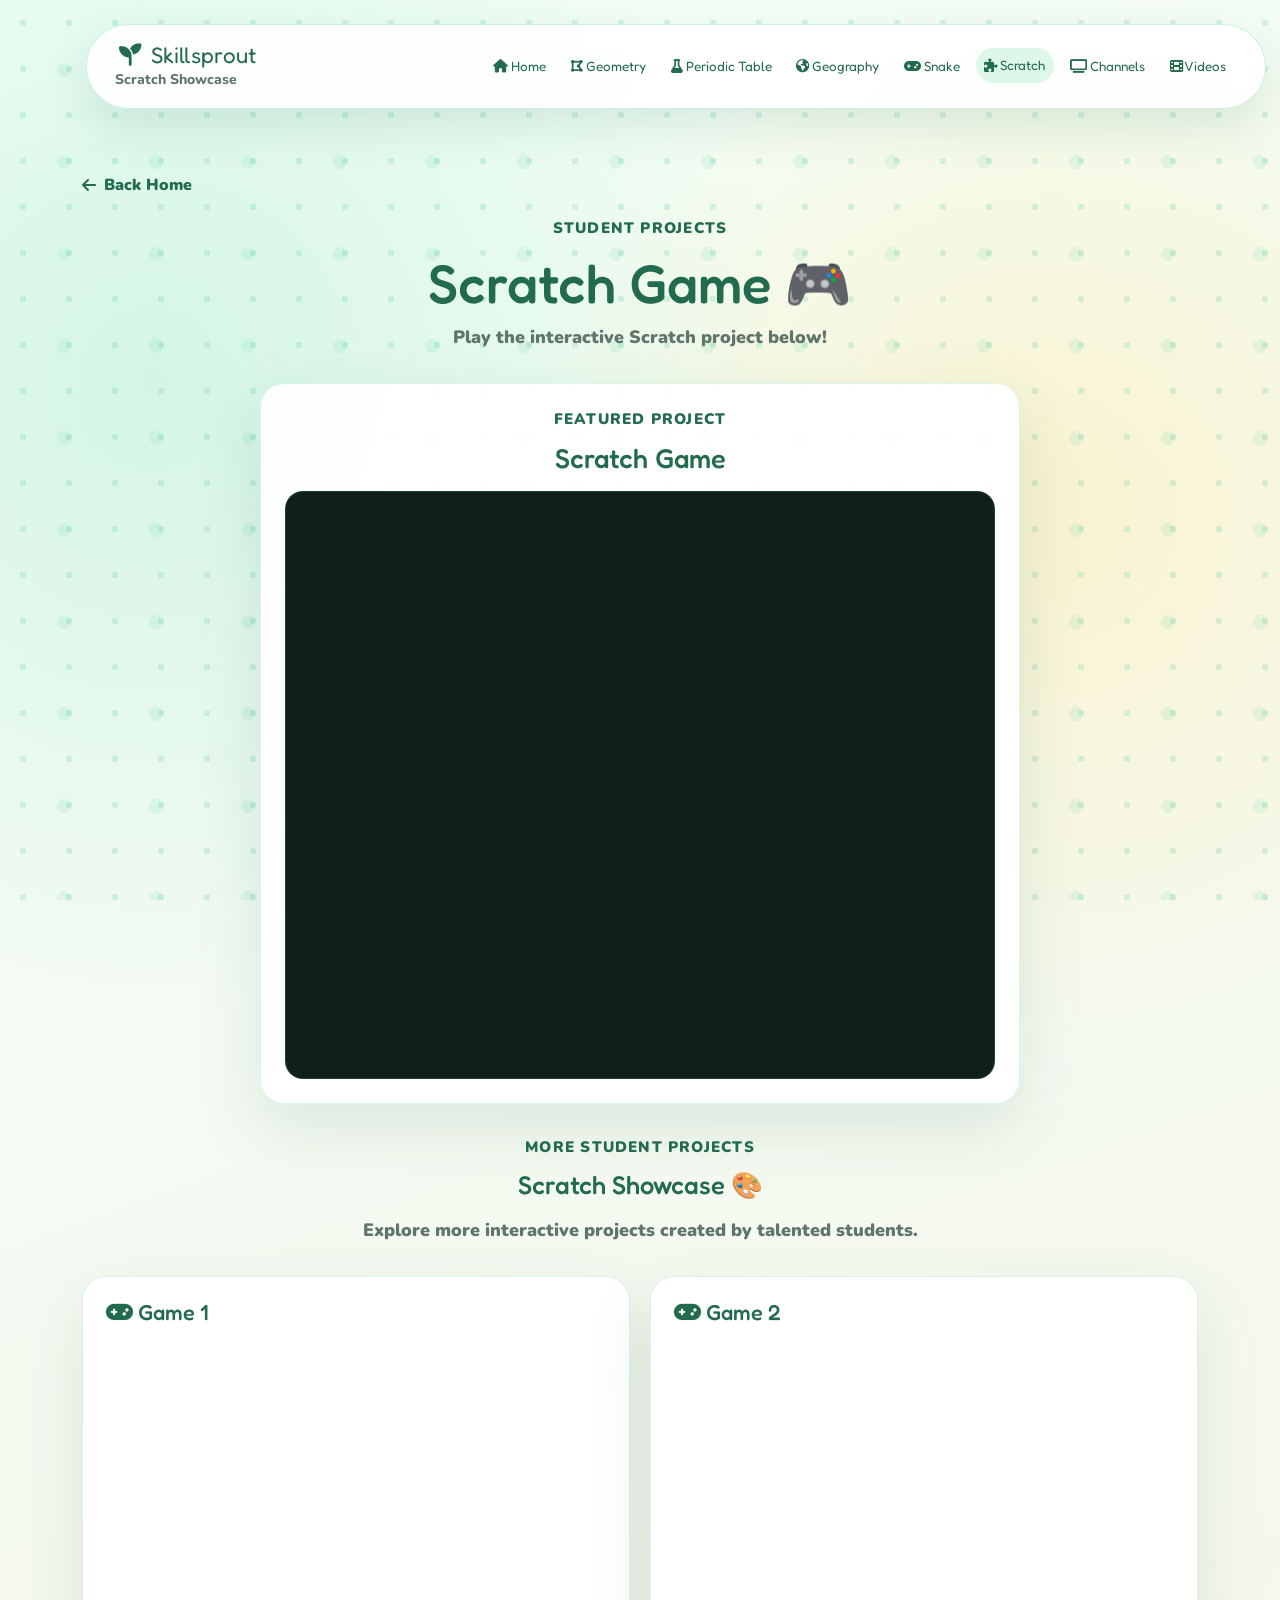
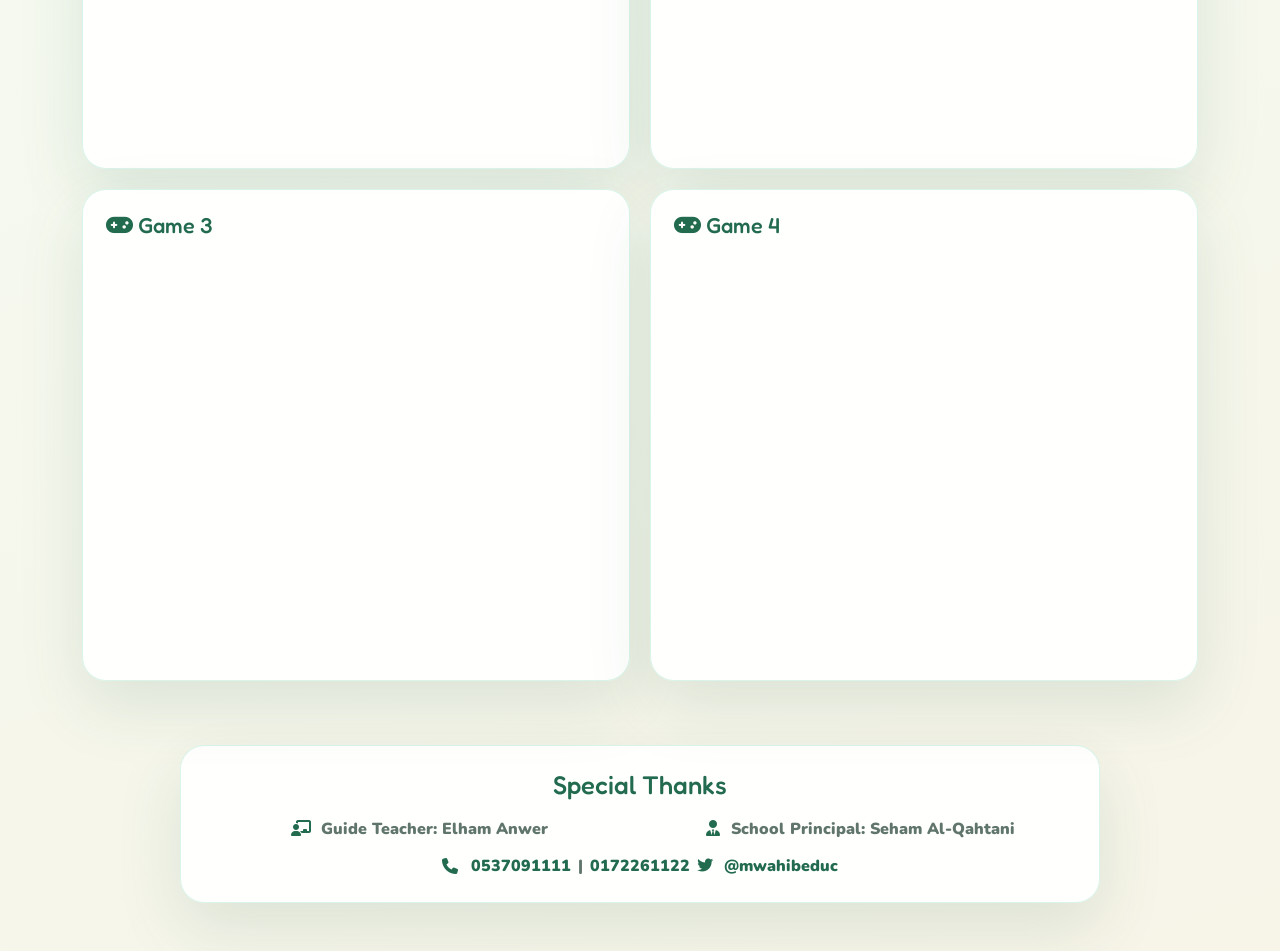
<file: scratch.html>
<!DOCTYPE html>
<html lang="en">

<head>
    <meta charset="UTF-8">
    <meta name="viewport" content="width=device-width, initial-scale=1.0">
    <title>Scratch Showcase | Skillsprout</title>
    <link href="https://cdn.jsdelivr.net/npm/bootstrap@5.3.3/dist/css/bootstrap.min.css" rel="stylesheet">
    <link rel="stylesheet" href="https://cdnjs.cloudflare.com/ajax/libs/font-awesome/6.4.0/css/all.min.css">
    <link rel="stylesheet" href="styles.css?v=8">
</head>

<body class="skillsprout-page legacy-page">

    <!-- Unified Organic Navbar -->
    <div class="container position-relative z-3 px-3">
        <nav class="navbar navbar-expand-xl navbar-light floating-nav mt-4" aria-label="Main navigation">
            <div class="container-fluid">
                <a class="navbar-brand d-flex flex-column" href="index.html">
                    <span class="school-brand"><i class="fa-solid fa-seedling mx-1"></i> Skillsprout</span>
                    <span class="school-subbrand">Scratch Showcase</span>
                </a>
                <button class="navbar-toggler" type="button" data-bs-toggle="collapse" data-bs-target="#navMenu"
                    aria-controls="navMenu" aria-expanded="false" aria-label="Toggle navigation">
                    <span class="navbar-toggler-icon"></span>
                </button>
                <div class="collapse navbar-collapse justify-content-end" id="navMenu">
                    <div class="navbar-nav">
                        <a class="nav-link" href="index.html"><i class="fa-solid fa-house"></i> Home</a>
                        <a class="nav-link" href="geometry.html"><i class="fa-solid fa-draw-polygon"></i> Geometry</a>
                        <a class="nav-link" href="periodic.html"><i class="fa-solid fa-flask"></i> Periodic Table</a>
                        <a class="nav-link" href="geography.html"><i class="fa-solid fa-earth-americas"></i>
                            Geography</a>
                        <a class="nav-link" href="snake.html"><i class="fa-solid fa-gamepad"></i> Snake</a>
                        <a class="nav-link active" href="scratch.html"><i class="fa-solid fa-puzzle-piece"></i>
                            Scratch</a>
                        <a class="nav-link" href="page2.html"><i class="fa-solid fa-tv"></i> Channels</a>
                        <a class="nav-link" href="videos.html"><i class="fa-solid fa-film"></i> Videos</a>
                    </div>
                </div>
            </div>
        </nav>
    </div>

    <main class="content-main">
        <div class="container">
            <a class="back-link" href="index.html"><i class="fa-solid fa-arrow-left"></i> Back Home</a>

            <section class="page-header text-center">
                <p class="hero-kicker">Student projects</p>
                <h1 class="section-title">Scratch Game 🎮</h1>
                <p class="page-subtitle">Play the interactive Scratch project below!</p>
            </section>

            <section class="scratch-feature" aria-labelledby="featured-scratch-title">
                <article class="sprout-card scratch-feature-card">
                    <div class="scratch-feature-copy">
                        <p class="hero-kicker">Featured project</p>
                        <h2 id="featured-scratch-title">Scratch Game</h2>
                    </div>
                    <div class="scratch-embed-wrapper">
                        <iframe src="https://scratch.mit.edu/projects/1313345877/embed" allowtransparency="true"
                            frameborder="0" scrolling="no" allowfullscreen></iframe>
                    </div>
                </article>
            </section>

            <section class="page-header text-center scratch-showcase-heading">
                <p class="hero-kicker">More student projects</p>
                <h2 class="section-title-small">Scratch Showcase 🎨</h2>
                <p class="page-subtitle">Explore more interactive projects created by talented students.</p>
            </section>

            <section class="scratch-grid" aria-label="Scratch projects">
                <article class="sprout-card scratch-embed-card">
                    <h2><i class="fa-solid fa-gamepad"></i> Game 1</h2>
                    <div class="iframe-container">
                        <iframe src="https://scratch.mit.edu/projects/1272857203/embed" allowtransparency="true"
                            frameborder="0" scrolling="no" allowfullscreen></iframe>
                    </div>
                </article>

                <article class="sprout-card scratch-embed-card">
                    <h2><i class="fa-solid fa-gamepad"></i> Game 2</h2>
                    <div class="iframe-container">
                        <iframe src="https://scratch.mit.edu/projects/1272852100/embed" allowtransparency="true"
                            frameborder="0" scrolling="no" allowfullscreen></iframe>
                    </div>
                </article>

                <article class="sprout-card scratch-embed-card">
                    <h2><i class="fa-solid fa-gamepad"></i> Game 3</h2>
                    <div class="iframe-container">
                        <iframe src="https://scratch.mit.edu/projects/1272853302/embed" allowtransparency="true"
                            frameborder="0" scrolling="no" allowfullscreen></iframe>
                    </div>
                </article>

                <article class="sprout-card scratch-embed-card">
                    <h2><i class="fa-solid fa-gamepad"></i> Game 4</h2>
                    <div class="iframe-container">
                        <iframe src="https://scratch.mit.edu/projects/1272852366/embed" allowtransparency="true"
                            frameborder="0" scrolling="no" allowfullscreen></iframe>
                    </div>
                </article>
            </section>
        </div>
    </main>

    <footer class="sprout-footer sprout-footer-panel text-center">
        <div class="container">
            <div class="sprout-card acknowledgement-card">
                <h2 class="section-title-small">Special Thanks</h2>
                <div class="thanks-grid">
                    <p><i class="fa-solid fa-chalkboard-user"></i> Guide Teacher: <strong>Elham Anwer</strong></p>
                    <p><i class="fa-solid fa-user-tie"></i> School Principal: <strong>Seham Al-Qahtani</strong></p>
                </div>
                <p class="contact-line">
                    <i class="fa-solid fa-phone"></i>
                    <a href="tel:0537091111">0537091111</a> |
                    <a href="tel:0172261122">0172261122</a>
                    <span><i class="fa-brands fa-twitter"></i> <a href="https://twitter.com/mwahibeduc"
                            target="_blank" rel="noopener">@mwahibeduc</a></span>
                </p>
            </div>
        </div>
    </footer>

    <script src="https://cdn.jsdelivr.net/npm/bootstrap@5.3.3/dist/js/bootstrap.bundle.min.js"></script>
</body>

</html>
</file>
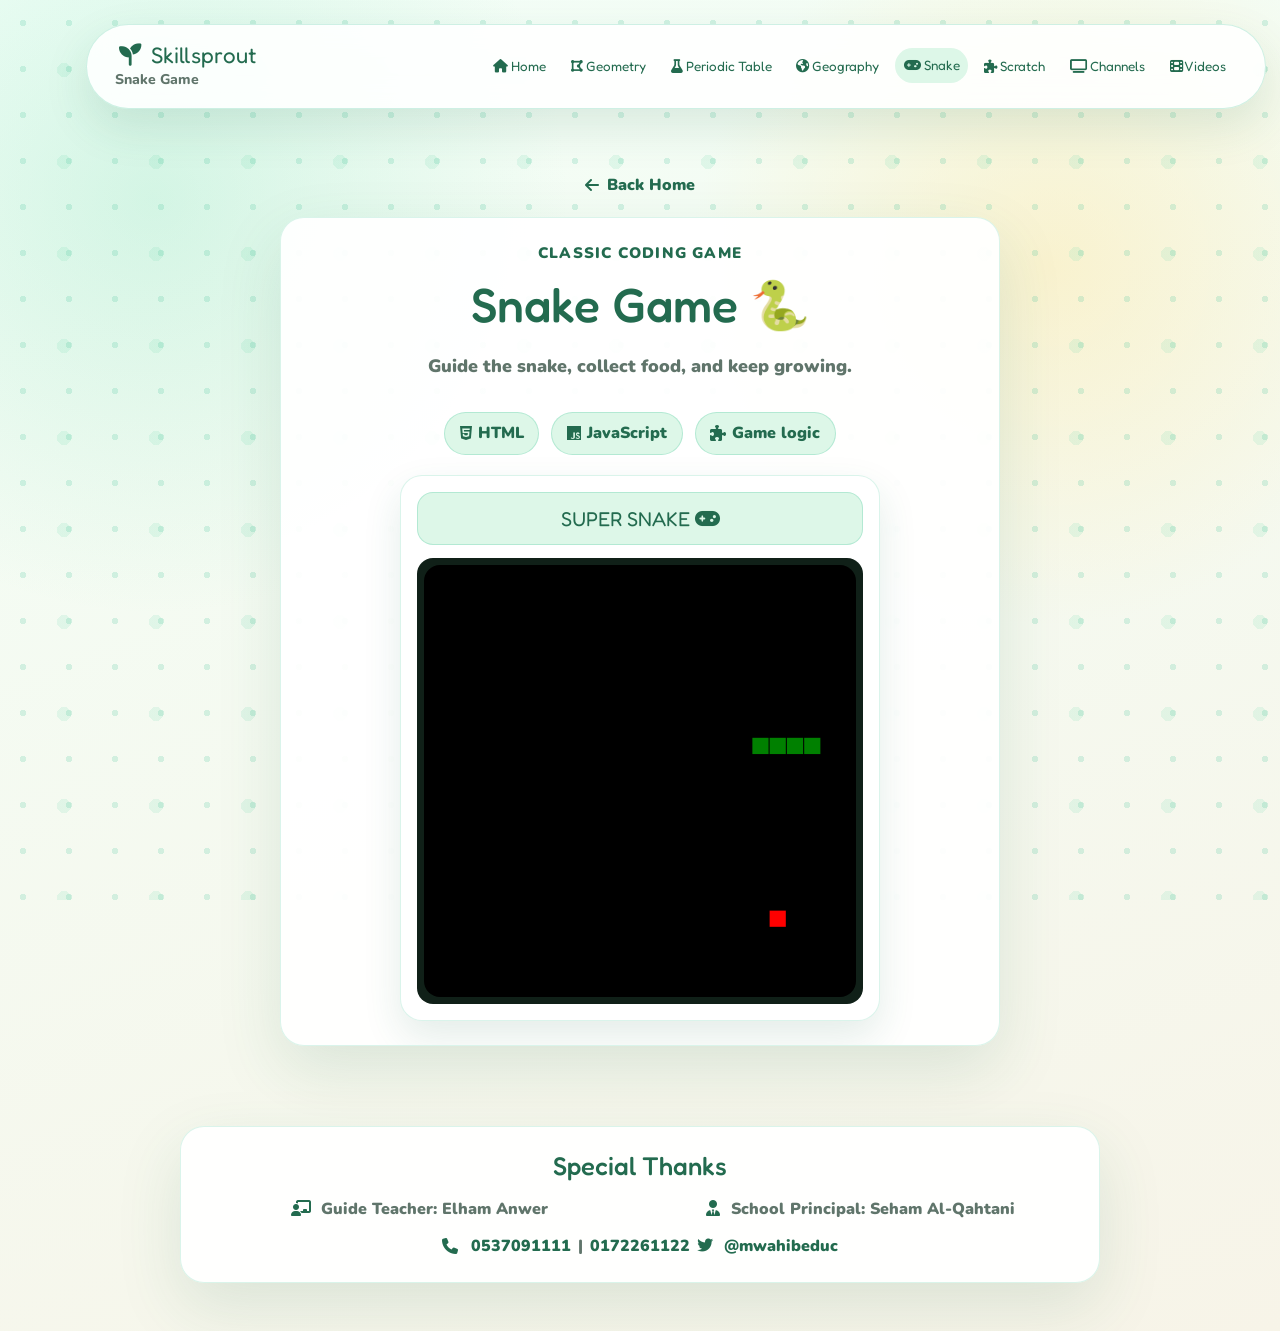
<file: snake.html>
<!DOCTYPE html>
<html lang="en">

<head>
    <meta charset="UTF-8">
    <meta name="viewport" content="width=device-width, initial-scale=1.0">
    <title>Snake Game | Skillsprout</title>
    <link href="https://cdn.jsdelivr.net/npm/bootstrap@5.3.3/dist/css/bootstrap.min.css" rel="stylesheet">
    <link rel="stylesheet" href="https://cdnjs.cloudflare.com/ajax/libs/font-awesome/6.4.0/css/all.min.css">
    <link rel="stylesheet" href="styles.css?v=7">
</head>

<body class="skillsprout-page legacy-page">

    <!-- Unified Organic Navbar -->
    <div class="container position-relative z-3 px-3">
        <nav class="navbar navbar-expand-xl navbar-light floating-nav mt-4" aria-label="Main navigation">
            <div class="container-fluid">
                <a class="navbar-brand d-flex flex-column" href="index.html">
                    <span class="school-brand"><i class="fa-solid fa-seedling mx-1"></i> Skillsprout</span>
                    <span class="school-subbrand">Snake Game</span>
                </a>
                <button class="navbar-toggler" type="button" data-bs-toggle="collapse" data-bs-target="#navMenu"
                    aria-controls="navMenu" aria-expanded="false" aria-label="Toggle navigation">
                    <span class="navbar-toggler-icon"></span>
                </button>
                <div class="collapse navbar-collapse justify-content-end" id="navMenu">
                    <div class="navbar-nav">
                        <a class="nav-link" href="index.html"><i class="fa-solid fa-house"></i> Home</a>
                        <a class="nav-link" href="geometry.html"><i class="fa-solid fa-draw-polygon"></i> Geometry</a>
                        <a class="nav-link" href="periodic.html"><i class="fa-solid fa-flask"></i> Periodic Table</a>
                        <a class="nav-link" href="geography.html"><i class="fa-solid fa-earth-americas"></i>
                            Geography</a>
                        <a class="nav-link active" href="snake.html"><i class="fa-solid fa-gamepad"></i> Snake</a>
                        <a class="nav-link" href="scratch.html"><i class="fa-solid fa-puzzle-piece"></i> Scratch</a>
                        <a class="nav-link" href="page2.html"><i class="fa-solid fa-tv"></i> Channels</a>
                        <a class="nav-link" href="videos.html"><i class="fa-solid fa-film"></i> Videos</a>
                    </div>
                </div>
            </div>
        </nav>
    </div>

    <main class="game-main">
        <div class="container text-center px-3">
            <a class="back-link" href="index.html"><i class="fa-solid fa-arrow-left"></i> Back Home</a>

            <section class="sprout-card snake-shell" aria-labelledby="snake-title">
                <div class="page-header text-center">
                    <p class="hero-kicker">Classic coding game</p>
                    <h1 id="snake-title" class="game-title">Snake Game 🐍</h1>
                    <p class="page-subtitle">Guide the snake, collect food, and keep growing.</p>
                </div>

                <div class="tech-pills" aria-label="Project technology">
                    <span><i class="fa-brands fa-html5"></i> HTML</span>
                    <span><i class="fa-brands fa-js"></i> JavaScript</span>
                    <span><i class="fa-solid fa-puzzle-piece"></i> Game logic</span>
                </div>

                <div class="arcade-machine">
                    <div class="arcade-marquee">SUPER SNAKE <i class="fa-solid fa-gamepad"></i></div>
                    <div class="arcade-screen-bezel">
                        <div class="iframe-container" style="background:#000; padding-bottom: 100%; border-radius: 1rem;">
                            <canvas id="game" width="400" height="400"
                                style="position: absolute; top:0; left:0; width:100% !important; height:100% !important;"></canvas>
                        </div>
                    </div>
                </div>
            </section>
        </div>
    </main>

    <footer class="sprout-footer sprout-footer-panel text-center">
        <div class="container">
            <div class="sprout-card acknowledgement-card">
                <h2 class="section-title-small">Special Thanks</h2>
                <div class="thanks-grid">
                    <p><i class="fa-solid fa-chalkboard-user"></i> Guide Teacher: <strong>Elham Anwer</strong></p>
                    <p><i class="fa-solid fa-user-tie"></i> School Principal: <strong>Seham Al-Qahtani</strong></p>
                </div>
                <p class="contact-line">
                    <i class="fa-solid fa-phone"></i>
                    <a href="tel:0537091111">0537091111</a> |
                    <a href="tel:0172261122">0172261122</a>
                    <span><i class="fa-brands fa-twitter"></i> <a href="https://twitter.com/mwahibeduc"
                            target="_blank" rel="noopener">@mwahibeduc</a></span>
                </p>
            </div>
        </div>
    </footer>

    <!-- Original Snake JS and Bootstrap Bundle JS -->
    <script src="js/game.js"></script>
    <script src="https://cdn.jsdelivr.net/npm/bootstrap@5.3.3/dist/js/bootstrap.bundle.min.js"></script>
</body>

</html>
</file>
<file: styles.css>
@import url('https://fonts.googleapis.com/css2?family=Fredoka+One&family=Nunito:wght@400;700;900&display=swap');

:root {
    --bg-color: #FDF9F1;
    /* Soft warm white / cream */
    --primary: #FF5A79;
    /* Bright playful pink */
    --secondary: #38DBB9;
    /* Bright teal */
    --accent: #FFD166;
    /* Sunny yellow */
    --blue: #4A90E2;
    /* Playful blue for tech */
    --orange: #FF8A00;
    /* Bright orange */
    --text-main: #3D3D3D;
    /* Soft black for legibility */
    --text-mute: #6C7A89;
    --sprout-cream: #F7F4E8;
    --sprout-soft: #F0FFF6;
    --sprout-green: #47C59B;
    --sprout-green-dark: #236B4F;
    --sprout-leaf: #78DDB3;
    --sprout-mint: #DDF7E8;
    --sprout-yellow: #FFE7A3;
    --sprout-ink: #2F4D40;
    --sprout-muted: #60756B;
    --sprout-card: rgba(255, 255, 255, 0.94);
    --sprout-border: rgba(71, 197, 155, 0.2);
    --sprout-shadow: 0 24px 65px rgba(35, 107, 79, 0.13);
}

html,
body {
    max-width: 100%;
    overflow-x: hidden;
}

html {
    scroll-behavior: smooth;
}

body {
    font-family: 'Nunito', sans-serif;
    color: var(--text-main);
}

body::before {
    content: "";
    position: fixed;
    top: 0;
    left: 0;
    width: 100%;
    height: 100%;
    background-image: radial-gradient(rgba(255, 209, 102, 0.4) 3px, transparent 3px);
    background-size: 35px 35px;
    background-color: var(--bg-color);
    z-index: -1;
}

h1,
h2,
h3,
h4,
h5,
h6,
.brand-font {
    font-family: 'Fredoka One', cursive;
    color: var(--text-main);
    letter-spacing: 0;
}

/* Global Nav */
.floating-nav {
    background: white;
    border: 5px solid var(--text-main);
    border-radius: 3rem;
    box-shadow: 6px 6px 0 var(--text-main);
    padding: 1rem 2rem;
    margin: 2rem auto;
    max-width: 1400px;
    width: min(1400px, calc(100vw - 1.5rem));
}

.school-brand {
    font-family: 'Fredoka One', cursive;
    color: var(--primary);
    text-transform: uppercase;
    font-size: 1.4rem;
    text-decoration: none;
    line-height: 1.2;
}

.school-subbrand {
    font-family: 'Nunito', sans-serif;
    color: var(--text-mute);
    font-size: 0.95rem;
    font-weight: 900;
}

.nav-link {
    font-family: 'Fredoka One', cursive;
    color: var(--text-main) !important;
    font-size: 1.2rem;
    padding: 0.5rem 1.2rem !important;
    border-radius: 2rem;
    transition: all 0.2s;
    margin: 0 0.2rem;
}

.navbar-brand,
.navbar-collapse,
.navbar-nav {
    min-width: 0;
}

.navbar-nav {
    flex-wrap: wrap;
}

.nav-link:hover,
.nav-link.active {
    background: var(--accent);
    transform: translateY(-2px);
}

/* Tactile 3D Game Buttons */
.btn-3d {
    font-family: 'Fredoka One', cursive;
    font-size: 1.3rem;
    padding: 1.2rem 2.5rem;
    border-radius: 2rem;
    border: 4px solid var(--text-main) !important;
    color: var(--text-main) !important;
    text-decoration: none;
    display: inline-block;
    transition: all 0.1s ease-in-out;
    position: relative;
    top: 0;
    cursor: pointer;
}

.btn-3d:hover {
    filter: brightness(1.1);
}

.btn-3d:active {
    top: 6px;
    box-shadow: 0 0px 0 var(--text-main) !important;
}

.btn-html {
    background: #FF7B72;
    box-shadow: 0 6px 0 var(--text-main);
}

.btn-python {
    background: #82C4FF;
    box-shadow: 0 6px 0 var(--text-main);
}

.btn-scratch {
    background: var(--accent);
    box-shadow: 0 6px 0 var(--text-main);
}

.btn-cpp {
    background: #A094FF;
    box-shadow: 0 6px 0 var(--text-main);
}

.btn-java {
    background: #FF9B54;
    box-shadow: 0 6px 0 var(--text-main);
}

/* Playful Card Containers */
.organic-card {
    background: white;
    border: 5px solid var(--text-main);
    border-radius: 2.5rem;
    padding: 3rem;
    position: relative;
    box-shadow: 8px 8px 0 var(--text-main);
    transition: all 0.3s;
    overflow: hidden;
}

.organic-card.hover-lift:hover {
    transform: translateY(-8px);
    box-shadow: 12px 16px 0 var(--text-main);
}

/* Base App Wrapper Limits */
.container {
    max-width: 100vw;
    overflow-x: hidden;
}

/* Hero Section */
.hero {
    background: var(--secondary);
    border: 5px solid var(--text-main);
    border-radius: 3rem;
    box-shadow: 8px 8px 0 var(--text-main);
    padding: 6rem 2rem;
    margin-bottom: 4rem;
    position: relative;
    overflow: hidden;
}

/* Footer */
.chunky-footer {
    background: var(--text-main);
    color: white;
    padding: 5rem 1rem 3rem 1rem;
    border-radius: 4rem 4rem 0 0;
    margin-top: 7rem;
    border-top: 8px solid var(--primary);
    width: 100%;
}

.footer-badge {
    background: rgba(255, 255, 255, 0.1);
    border: 3px dashed rgba(255, 255, 255, 0.3);
    border-radius: 2.5rem;
    padding: 2rem;
    height: 100%;
}

.footer-text-brand {
    color: var(--accent);
    font-family: 'Fredoka One', cursive;
}

/* Channels / Students etc */
.student-bubble {
    background: white;
    border: 4px solid var(--secondary);
    border-radius: 2.5rem;
    padding: 1.5rem;
    font-size: 1.2rem;
    font-weight: 800;
    color: var(--text-main);
    box-shadow: 4px 4px 0 var(--secondary);
    text-align: center;
    transition: all 0.2s;
}

.student-bubble:hover {
    background: var(--secondary);
    color: white;
    transform: translateY(-5px);
    box-shadow: 6px 8px 0 var(--text-main);
}

/* Fluid Native Iframe Container Overlay! */
.iframe-container {
    position: relative;
    width: 100%;
    padding-bottom: 82%;
    /* Ensures strict aspect ratio mapping */
    height: 0;
    overflow: hidden;
}

.iframe-container iframe {
    position: absolute;
    top: 0;
    left: 0;
    width: 100% !important;
    height: 100% !important;
    border-radius: 1rem;
}

.arcade-machine {
    background: #222C3A;
    border: 5px solid var(--text-main);
    border-radius: 2.5rem 2.5rem 1.25rem 1.25rem;
    box-shadow: 8px 10px 0 var(--text-main);
    margin: 0 auto;
    max-width: 520px;
    padding: 1.5rem;
    width: 100%;
}

.arcade-marquee {
    background: var(--accent);
    border: 4px solid var(--text-main);
    border-radius: 1.25rem;
    color: var(--text-main);
    font-family: 'Fredoka One', cursive;
    font-size: 2rem;
    margin-bottom: 1.25rem;
    padding: 0.8rem;
}

.arcade-screen-bezel {
    background: #111827;
    border: 5px solid var(--text-main);
    border-radius: 1rem;
    padding: 0.5rem;
}

/* 📱 MOBILE RESPONSIVENESS MEDIA QUERIES */
@media (max-width: 768px) {

    /* Typographic Scaling */
    .display-2 {
        font-size: 2.5rem;
        -webkit-text-stroke: 1px #3D3D3D !important;
    }

    .display-3 {
        font-size: 2rem;
        -webkit-text-stroke: 1px #3D3D3D !important;
    }

    .display-4 {
        font-size: 1.8rem;
        -webkit-text-stroke: 1px #3D3D3D !important;
    }

    h2.brand-font {
        font-size: 1.5rem !important;
    }

    /* Layout & Spacing */
    .hero {
        padding: 3rem 1rem;
        border-radius: 2rem;
        box-shadow: 4px 4px 0 var(--text-main);
    }

    .organic-card {
        padding: 1.5rem;
        border-radius: 1.5rem;
        box-shadow: 4px 4px 0 var(--text-main);
        border-width: 4px;
    }

    /* Navbar / Buttons */
    .floating-nav {
        padding: 0.5rem 1rem;
        border-radius: 1.5rem;
        margin: 1rem auto;
        box-shadow: 4px 4px 0 var(--text-main);
        border-width: 4px;
    }

    .school-brand {
        font-size: 1rem;
    }

    .school-subbrand {
        font-size: 0.8rem;
    }

    .btn-3d {
        padding: 0.8rem 1.5rem;
        font-size: 1rem;
        border-width: 3px !important;
        box-shadow: 0 4px 0 var(--text-main) !important;
        width: 100%;
        text-align: center;
    }

    .btn-3d:active {
        top: 4px;
        box-shadow: 0 0 0 var(--text-main) !important;
    }

    /* Target specific showcase limits */
    .scratch-embed-card,
    .project-embed {
        padding: 1rem;
        border-width: 3px;
        border-radius: 1.5rem;
    }

    /* Students / Footers */
    .student-bubble {
        padding: 1rem;
        font-size: 0.9rem;
        border-width: 3px;
        box-shadow: 2px 2px 0 var(--secondary);
    }

    .chunky-footer {
        padding: 3rem 1rem;
        border-radius: 2rem 2rem 0 0;
        margin-top: 3rem;
        border-top-width: 5px;
    }

    .footer-badge {
        padding: 1.5rem;
        border-radius: 1.5rem;
    }

    /* Arcade bounds */
    .arcade-machine {
        padding: 1rem;
        border-radius: 2rem 2rem 1rem 1rem;
        border-width: 4px;
        box-shadow: 6px 6px 0 var(--text-main);
    }

    .arcade-screen-bezel {
        padding: 0.25rem;
        border-radius: 0.5rem;
        border-width: 4px;
    }

    .arcade-marquee {
        font-size: 1.5rem;
        margin-bottom: 1rem;
        letter-spacing: 0;
    }
}

/* Skillsprout pages */
.skillsprout-page {
    background:
        radial-gradient(circle at 12% 15%, rgba(120, 221, 179, 0.26), transparent 26%),
        radial-gradient(circle at 82% 20%, rgba(255, 231, 163, 0.45), transparent 24%),
        linear-gradient(160deg, #F3FFF8, var(--sprout-cream));
    color: var(--sprout-ink);
    min-height: 100vh;
}

.skillsprout-page::before {
    background-image:
        radial-gradient(rgba(71, 197, 155, 0.2) 3px, transparent 3px),
        radial-gradient(rgba(120, 221, 179, 0.16) 7px, transparent 7px);
    background-position: 0 0, 18px 24px;
    background-size: 46px 46px, 92px 92px;
    background-color: transparent;
}

.skillsprout-page .container {
    max-width: min(1140px, 100%);
    overflow-x: visible;
}

.skillsprout-page .container-fluid {
    max-width: 100%;
    overflow-x: visible;
}

.skillsprout-page .floating-nav {
    background: rgba(255, 255, 255, 0.88);
    border: 1px solid rgba(71, 197, 155, 0.26);
    border-radius: 999px;
    box-shadow: 0 18px 45px rgba(36, 107, 79, 0.13);
    max-width: min(1180px, calc(100vw - 1.5rem));
    padding: 0.78rem 1rem;
    backdrop-filter: blur(14px);
}

.skillsprout-page .school-brand {
    color: var(--sprout-green-dark);
    text-transform: none;
    letter-spacing: 0;
}

.skillsprout-page .school-subbrand {
    color: var(--sprout-muted);
    font-size: 0.88rem;
    font-weight: 800;
}

.skillsprout-page .school-brand,
.skillsprout-page .school-subbrand {
    overflow-wrap: anywhere;
}

.skillsprout-page .navbar-nav {
    align-items: center;
    gap: 0.1rem;
}

.skillsprout-page .nav-link {
    color: var(--sprout-green-dark) !important;
    font-size: 0.84rem;
    letter-spacing: 0;
    padding: 0.45rem 0.52rem !important;
    white-space: nowrap;
}

.navbar-expand-xl .navbar-nav {
    flex-wrap: nowrap;
}

.skillsprout-page .nav-link:hover,
.skillsprout-page .nav-link.active {
    background: var(--sprout-mint);
    color: var(--sprout-green-dark) !important;
    transform: translateY(-1px);
}

.leafy-bg {
    position: fixed;
    inset: 0;
    width: 100vw;
    height: 100vh;
    z-index: 0;
    pointer-events: none;
}

.page-layer {
    position: relative;
    z-index: 2;
}

.skillsprout-hero {
    display: grid;
    align-items: center;
    min-height: 58vh;
    padding: 4rem 1rem 4.5rem;
}

.hero-inner {
    display: flex;
    flex-direction: column;
    align-items: center;
}

.hero-kicker {
    color: var(--sprout-green-dark);
    font-size: 0.95rem;
    font-weight: 900;
    letter-spacing: 0.08em;
    margin-bottom: 0.7rem;
    text-transform: uppercase;
}

.hero-title {
    color: var(--sprout-green);
    font-size: 5.25rem;
    letter-spacing: 0;
    line-height: 1.05;
    margin: 0;
    text-shadow: 0 7px 0 rgba(35, 107, 79, 0.08);
}

.hero-subtitle {
    color: var(--sprout-muted);
    font-size: 1.45rem;
    font-weight: 900;
    margin: 1rem auto 2rem;
    max-width: 680px;
}

.sprout-btn {
    align-items: center;
    border: 0;
    border-radius: 16px;
    cursor: pointer;
    display: inline-flex;
    font-family: 'Fredoka One', cursive;
    font-size: 1.05rem;
    gap: 0.55rem;
    justify-content: center;
    min-height: 52px;
    padding: 0.9rem 1.6rem;
    text-decoration: none;
    transition: transform 0.18s ease, box-shadow 0.18s ease, filter 0.18s ease;
}

.sprout-btn:hover {
    filter: brightness(1.03);
    transform: translateY(-2px);
}

.sprout-btn:active {
    transform: translateY(1px);
}

.sprout-btn-primary {
    background: linear-gradient(90deg, var(--sprout-green), var(--sprout-leaf));
    box-shadow: 0 12px 24px rgba(71, 197, 155, 0.34);
    color: white;
}

.sprout-btn-primary:hover,
.sprout-btn-primary:focus {
    color: white;
}

.sprout-btn-secondary {
    background: #FFFFFF;
    border: 2px solid rgba(71, 197, 155, 0.32);
    box-shadow: 0 12px 22px rgba(35, 107, 79, 0.1);
    color: var(--sprout-green-dark);
}

.sprout-btn-secondary:hover,
.sprout-btn-secondary:focus {
    color: var(--sprout-green-dark);
}

.games-section {
    padding: 3rem 0 5rem;
}

.content-main {
    padding: 2rem 0 4rem;
}

.page-header {
    margin: 0 auto 2rem;
    max-width: 780px;
}

.page-subtitle {
    color: var(--sprout-muted);
    font-size: 1.12rem;
    font-weight: 900;
    margin: 0 auto;
    max-width: 680px;
}

.section-heading {
    margin-bottom: 2rem;
}

.section-title,
.game-title {
    color: var(--sprout-green-dark);
    letter-spacing: 0;
}

.section-title {
    font-size: 3.4rem;
}

.sprout-card {
    background: var(--sprout-card);
    border: 1px solid var(--sprout-border);
    border-radius: 24px;
    box-shadow: var(--sprout-shadow);
    overflow: hidden;
}

.game-card {
    display: flex;
    flex-direction: column;
    align-items: flex-start;
    padding: 2rem;
}

.game-card h3 {
    color: var(--sprout-green-dark);
    font-size: 1.65rem;
    letter-spacing: 0;
    margin: 1.2rem 0 0.75rem;
}

.game-card p {
    color: var(--sprout-muted);
    flex: 1;
    font-size: 1.08rem;
    font-weight: 800;
    margin-bottom: 1.5rem;
}

.game-icon {
    align-items: center;
    border-radius: 22px;
    color: white;
    display: inline-flex;
    font-size: 2rem;
    height: 72px;
    justify-content: center;
    width: 72px;
}

.geometry-icon {
    background: linear-gradient(135deg, #47C59B, #70D27C);
}

.periodic-icon {
    background: linear-gradient(135deg, #35A2B8, #78DDB3);
}

.geography-icon {
    background: linear-gradient(135deg, #3F83F8, #46C7A8);
}

.snake-icon {
    background: linear-gradient(135deg, #3A9D5D, #F2C94C);
}

.scratch-icon {
    background: linear-gradient(135deg, #FF8A00, #FF5A79);
}

.channels-icon {
    background: linear-gradient(135deg, #7C6CE8, #35A2B8);
}

.videos-icon {
    background: linear-gradient(135deg, #47C59B, #7C6CE8);
}

.channel-grid,
.scratch-grid,
.video-grid {
    display: grid;
    gap: 1.25rem;
    grid-template-columns: repeat(3, minmax(0, 1fr));
}

.video-grid,
.scratch-grid {
    grid-template-columns: repeat(2, minmax(0, 1fr));
}

.scratch-feature {
    margin: 0 auto 2rem;
    max-width: 760px;
}

.scratch-feature-card {
    padding: 1.5rem;
}

.scratch-feature-copy {
    margin-bottom: 1rem;
    text-align: center;
}

.scratch-feature-copy h2 {
    color: var(--sprout-green-dark);
    font-size: 1.7rem;
    margin: 0;
}

.scratch-embed-wrapper {
    aspect-ratio: 485 / 402;
    background: #102018;
    border: 1px solid rgba(71, 197, 155, 0.2);
    border-radius: 18px;
    overflow: hidden;
    width: 100%;
}

.scratch-embed-wrapper iframe {
    border: 0;
    display: block;
    height: 100%;
    width: 100%;
}

.scratch-showcase-heading {
    margin-top: 1rem;
}

.channel-card,
.scratch-embed-card,
.video-card {
    display: flex;
    flex-direction: column;
    min-width: 0;
    padding: 1.45rem;
}

.channel-card h2,
.scratch-embed-card h2,
.video-card h2 {
    color: var(--sprout-green-dark);
    font-size: 1.35rem;
    margin: 0.9rem 0 0.55rem;
}

.video-card h2,
.scratch-embed-card h2 {
    margin-top: 0;
}

.channel-card p,
.video-card p {
    color: var(--sprout-muted);
    flex: 1;
    font-size: 1rem;
    font-weight: 800;
    margin-bottom: 1.15rem;
}

.channel-icon {
    align-items: center;
    border-radius: 18px;
    color: white;
    display: inline-flex;
    font-size: 1.35rem;
    height: 56px;
    justify-content: center;
    width: 56px;
}

.video-card video {
    aspect-ratio: 16 / 9;
    background: #102018;
    border: 1px solid rgba(71, 197, 155, 0.2);
    border-radius: 18px;
    display: block;
    height: auto;
    max-width: 100%;
    object-fit: contain;
    width: 100%;
}

.science-icon {
    background: linear-gradient(135deg, #47C59B, #35A2B8);
}

.stories-icon {
    background: linear-gradient(135deg, #7C6CE8, #35A2B8);
}

.art-icon {
    background: linear-gradient(135deg, #FF9F68, #FF6F91);
}

.idea-icon {
    background: linear-gradient(135deg, #FFCF66, #47C59B);
}

.math-icon {
    background: linear-gradient(135deg, #4A90E2, #78DDB3);
}

.sprout-footer {
    color: var(--sprout-muted);
    font-weight: 900;
    padding: 2.5rem 1rem 3rem;
}

.sprout-footer-panel {
    padding-top: 0;
}

.acknowledgement-card {
    margin: 0 auto;
    max-width: 920px;
    padding: 1.5rem;
}

.section-title-small {
    color: var(--sprout-green-dark);
    font-size: 1.6rem;
    margin-bottom: 1rem;
}

.thanks-grid {
    display: grid;
    gap: 0.8rem;
    grid-template-columns: repeat(2, minmax(0, 1fr));
    margin-bottom: 0.8rem;
}

.thanks-grid p,
.contact-line {
    color: var(--sprout-muted);
    margin: 0;
}

.thanks-grid i,
.contact-line i {
    color: var(--sprout-green-dark);
    margin-right: 0.35rem;
}

.contact-line {
    align-items: center;
    display: flex;
    flex-wrap: wrap;
    gap: 0.45rem;
    justify-content: center;
}

.contact-line a {
    color: var(--sprout-green-dark);
    text-decoration: none;
}

.contact-line a:hover {
    color: var(--sprout-green);
}

.game-main {
    padding: 2rem 0 5rem;
}

.back-link {
    align-items: center;
    color: var(--sprout-green-dark);
    display: inline-flex;
    font-weight: 900;
    gap: 0.5rem;
    margin: 0 0 1rem;
    text-decoration: none;
}

.back-link:hover {
    color: var(--sprout-green);
}

.game-shell {
    margin: 0 auto;
    max-width: 560px;
    padding: 2rem;
}

.geometry-shell {
    overflow: visible;
}

.game-title {
    font-size: 3rem;
    margin-bottom: 1.2rem;
}

.score-pill {
    background: var(--sprout-mint);
    border: 1px solid rgba(71, 197, 155, 0.28);
    border-radius: 999px;
    color: var(--sprout-green-dark);
    display: inline-flex;
    font-weight: 900;
    justify-content: center;
    margin: 0 auto 1.4rem;
    padding: 0.65rem 1rem;
}

.question-text {
    color: var(--sprout-ink);
    font-size: 1.28rem;
    font-weight: 900;
    margin: 0 auto 1rem;
}

.shape-stage {
    align-items: center;
    background:
        linear-gradient(90deg, rgba(71, 197, 155, 0.08) 1px, transparent 1px),
        linear-gradient(rgba(71, 197, 155, 0.08) 1px, transparent 1px),
        #FAFFF9;
    background-size: 24px 24px;
    border: 2px dashed rgba(71, 197, 155, 0.28);
    border-radius: 24px;
    display: flex;
    justify-content: center;
    margin: 1rem auto 1.4rem;
    min-height: 178px;
    padding: 1.5rem;
}

.shape {
    margin: 0 auto;
}

.rectangle {
    background: linear-gradient(135deg, #47C59B, #78DDB3);
    border-radius: 18px;
    height: 80px;
    width: 120px;
}

.square {
    background: linear-gradient(135deg, #35A2B8, #8CE0D0);
    border-radius: 20px;
    height: 100px;
    width: 100px;
}

.circle {
    background: linear-gradient(135deg, #FFB84D, #FFE18F);
    border-radius: 50%;
    height: 100px;
    width: 100px;
}

.sprout-input {
    background: #FFFFFF;
    border: 2px solid rgba(71, 197, 155, 0.3);
    border-radius: 16px;
    color: var(--sprout-ink);
    font-size: 1.1rem;
    font-weight: 800;
    max-width: 100%;
    min-height: 52px;
    outline: 0;
    padding: 0.8rem 1rem;
    text-align: center;
    width: 100%;
}

.sprout-input:focus {
    border-color: var(--sprout-green);
    box-shadow: 0 0 0 0.25rem rgba(71, 197, 155, 0.16);
}

.game-actions,
.periodic-controls {
    display: flex;
    flex-wrap: wrap;
    gap: 0.8rem;
    justify-content: center;
    margin-top: 1rem;
}

.feedback-message {
    color: var(--sprout-muted);
    font-size: 1.08rem;
    font-weight: 900;
    margin: 1rem 0 0;
    min-height: 1.7rem;
}

.feedback-good {
    color: #238656;
}

.feedback-bad {
    color: #B64040;
}

.feedback-warn {
    color: #9B6B1E;
}

.periodic-main {
    padding-bottom: 4rem;
}

.snake-shell {
    margin: 0 auto;
    max-width: 720px;
    padding: 1.5rem;
}

.tech-pills {
    display: flex;
    flex-wrap: wrap;
    gap: 0.75rem;
    justify-content: center;
    margin: 0 auto 1.25rem;
}

.tech-pills span {
    align-items: center;
    background: var(--sprout-mint);
    border: 1px solid rgba(71, 197, 155, 0.28);
    border-radius: 999px;
    color: var(--sprout-green-dark);
    display: inline-flex;
    font-weight: 900;
    gap: 0.4rem;
    min-height: 42px;
    padding: 0.55rem 0.9rem;
}

.skillsprout-page .arcade-machine {
    background: #FFFFFF;
    border: 1px solid var(--sprout-border);
    border-radius: 22px;
    box-shadow: 0 16px 38px rgba(35, 107, 79, 0.12);
    max-width: 480px;
    padding: 1rem;
}

.skillsprout-page .arcade-marquee {
    background: var(--sprout-mint);
    border: 1px solid rgba(71, 197, 155, 0.28);
    border-radius: 16px;
    color: var(--sprout-green-dark);
    font-size: 1.25rem;
    margin-bottom: 0.8rem;
    padding: 0.65rem;
}

.skillsprout-page .arcade-screen-bezel {
    background: #102018;
    border: 0;
    border-radius: 16px;
    padding: 0.45rem;
}

.periodic-back-link {
    margin-left: min(2vw, 1rem);
}

.periodic-shell {
    margin: 0 auto;
    max-width: 1280px;
    padding: 1.5rem;
}

.periodic-header {
    margin-bottom: 1rem;
}

.periodic-controls {
    align-items: center;
    margin: 0 auto 0.5rem;
    max-width: 760px;
}

.periodic-controls .sprout-input {
    flex: 1 1 260px;
}

.periodic-scroll {
    border: 1px solid rgba(71, 197, 155, 0.22);
    border-radius: 22px;
    margin-top: 1.25rem;
    max-width: 100%;
    overflow-x: auto;
    overflow-y: hidden;
    padding: 1rem;
    -webkit-overflow-scrolling: touch;
}

#table {
    display: grid;
    gap: 5px;
    grid-template-columns: repeat(18, 50px);
    grid-template-rows: repeat(9, 50px);
    justify-content: center;
    min-width: 985px;
    width: max-content;
}

.cell {
    background: #F3F7F2;
    border: 1px solid rgba(35, 107, 79, 0.24);
    border-radius: 10px;
    height: 50px;
    position: relative;
    width: 50px;
}

.cell.filled {
    background: linear-gradient(135deg, #B9F2CF, #78DDB3);
    border-color: rgba(35, 107, 79, 0.42);
    box-shadow: inset 0 -5px 0 rgba(35, 107, 79, 0.08);
}

.atomic {
    color: var(--sprout-green-dark);
    font-size: 10px;
    font-weight: 900;
    left: 5px;
    position: absolute;
    top: 3px;
}

.symbol {
    color: var(--sprout-ink);
    font-size: 1.05rem;
    font-weight: 900;
    line-height: 50px;
    text-align: center;
}

.legacy-page .back-link {
    margin-bottom: 1.25rem;
}

.legacy-page .display-3 {
    font-size: 3rem;
    line-height: 1.1;
}

.legacy-page .chunky-footer a {
    overflow-wrap: anywhere;
}

@media (max-width: 1199.98px) {
    .floating-nav,
    .skillsprout-page .floating-nav {
        border-radius: 24px;
        padding: 0.65rem 0.85rem;
    }

    .navbar-collapse {
        margin-top: 0.75rem;
        width: 100%;
    }

    .navbar-nav,
    .skillsprout-page .navbar-nav {
        align-items: stretch;
        gap: 0.25rem;
    }

    .nav-link,
    .skillsprout-page .nav-link {
        align-items: center;
        display: flex;
        min-height: 44px;
        white-space: normal;
    }

    .hero-title {
        font-size: 4rem;
    }

    .section-title {
        font-size: 2.8rem;
    }

    .game-title {
        font-size: 2.35rem;
    }

    .channel-grid {
        grid-template-columns: repeat(2, minmax(0, 1fr));
    }
}

@media (min-width: 1100px) {
    .periodic-scroll {
        overflow-x: visible;
    }
}

@media (max-width: 768px) {
    .skillsprout-page .floating-nav {
        border-radius: 24px;
        padding: 0.65rem 0.85rem;
    }

    .skillsprout-page .school-brand {
        font-size: 1.05rem;
    }

    .skillsprout-page .school-subbrand {
        font-size: 0.72rem;
    }

    .skillsprout-hero {
        min-height: auto;
        padding: 3rem 1rem 3.25rem;
    }

    .hero-title {
        font-size: 2.45rem;
    }

    .hero-subtitle {
        font-size: 1.05rem;
        margin-bottom: 1.5rem;
    }

    .hero-kicker {
        font-size: 0.82rem;
    }

    .section-title {
        font-size: 2.25rem;
    }

    .game-title {
        font-size: 2rem;
    }

    .games-section {
        padding: 2rem 0 3rem;
    }

    .game-card,
    .game-shell,
    .periodic-shell {
        border-radius: 22px;
        padding: 1.25rem;
    }

    .game-card h3 {
        font-size: 1.35rem;
    }

    .game-card p,
    .question-text,
    .feedback-message {
        font-size: 1rem;
    }

    .channel-grid,
    .video-grid,
    .scratch-grid,
    .thanks-grid {
        grid-template-columns: 1fr;
    }

    .game-icon {
        border-radius: 18px;
        font-size: 1.55rem;
        height: 58px;
        width: 58px;
    }

    .sprout-btn {
        min-height: 48px;
        width: 100%;
    }

    .game-actions .sprout-btn,
    .periodic-controls .sprout-btn {
        flex: 1 1 100%;
    }

    .shape-stage {
        min-height: 150px;
    }

    .periodic-scroll {
        margin-left: -0.25rem;
        margin-right: -0.25rem;
        padding: 0.75rem;
    }

    .periodic-main {
        padding-bottom: 2.5rem;
    }

    .legacy-page .display-3 {
        font-size: 2rem;
    }

    .legacy-page .fs-4 {
        font-size: 1.05rem !important;
    }

    .scratch-embed-card h2 {
        font-size: 1.35rem !important;
    }

    .channel-card,
    .scratch-feature-card,
    .scratch-embed-card,
    .video-card,
    .acknowledgement-card,
    .snake-shell {
        padding: 1.15rem;
    }

    .page-header {
        margin-bottom: 1.4rem;
    }

    .page-subtitle {
        font-size: 1rem;
    }

    .content-main,
    .game-main {
        padding: 1.5rem 0 2.75rem;
    }

    .contact-line {
        align-items: center;
        flex-direction: column;
        gap: 0.35rem;
    }
}
</file>
